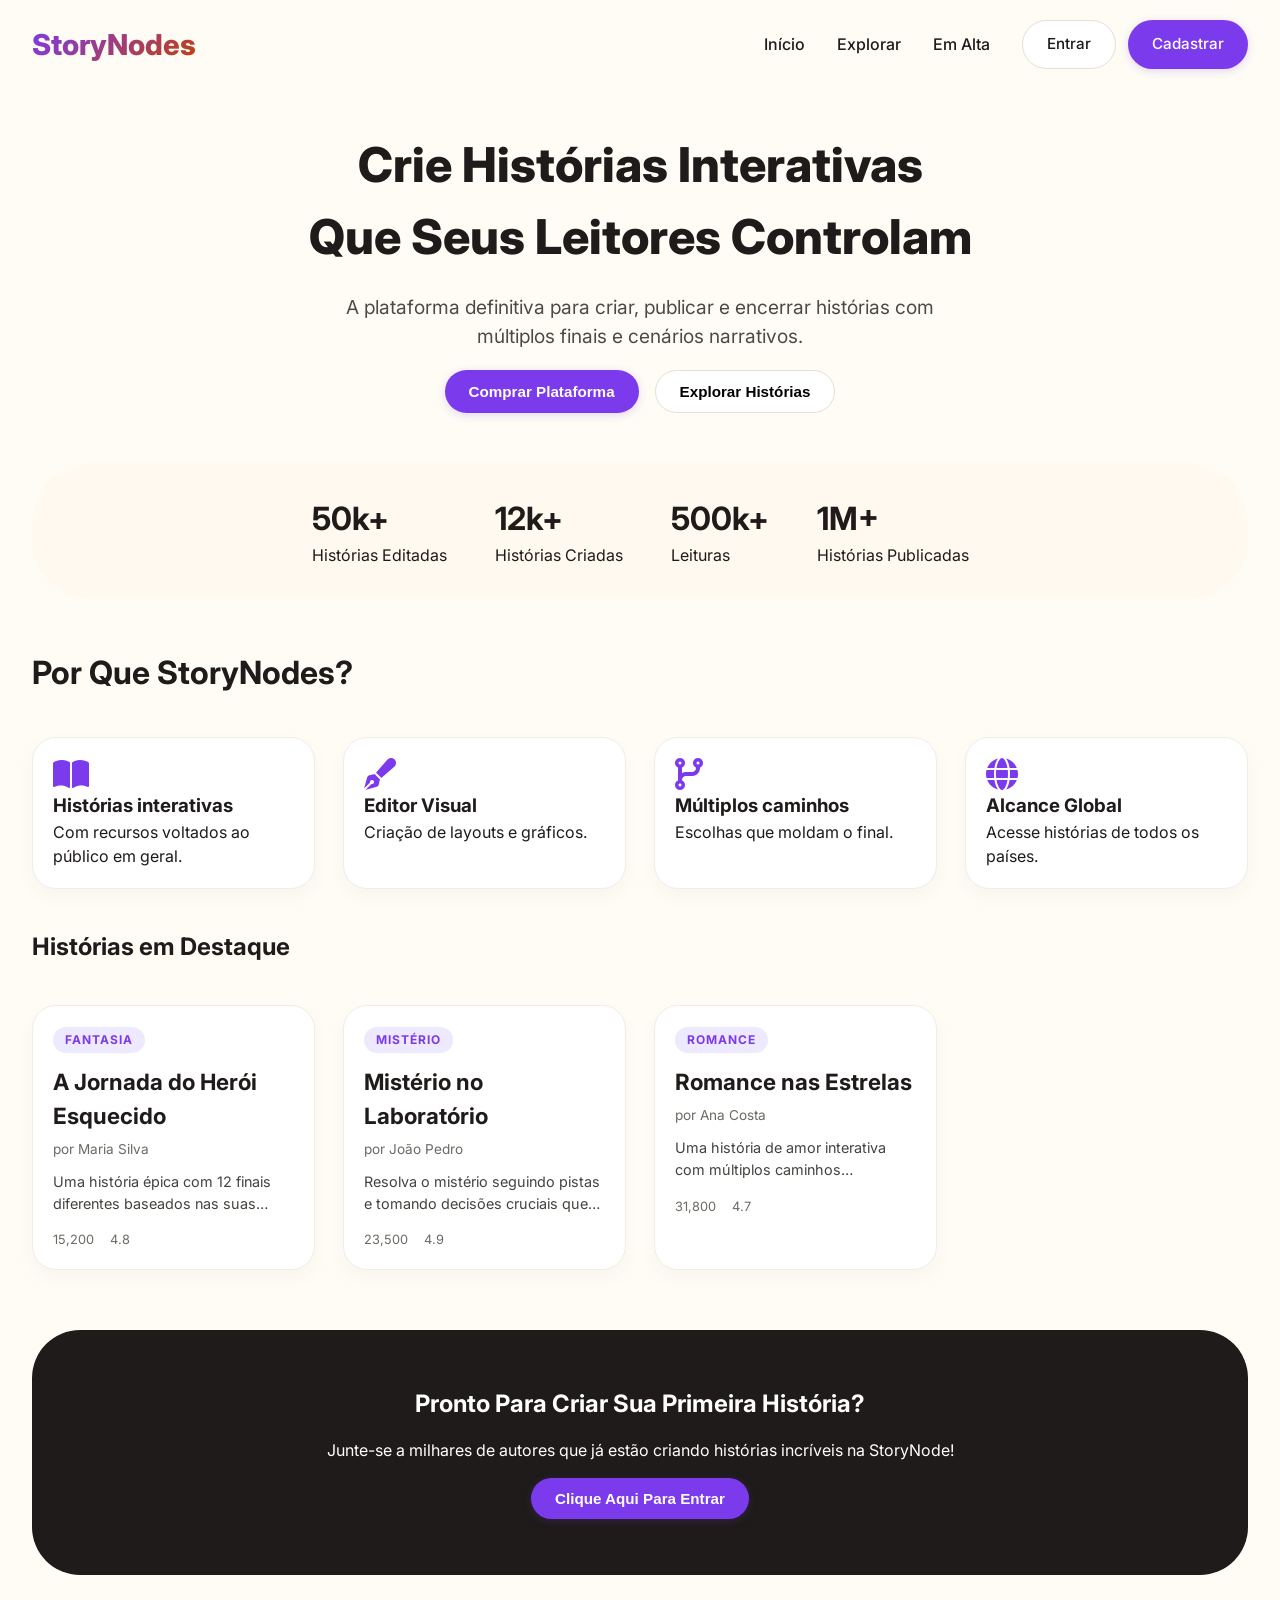
<file: index.html>
<!DOCTYPE html>
<html lang="pt-br">
<head>
    <meta charset="UTF-8">
    <meta name="viewport" content="width=device-width, initial-scale=1.0">
    <title>StoryNodes | Plataforma de Histórias Interativas</title>
    <!-- Font Awesome 6 (free) -->
    <link rel="stylesheet" href="https://cdnjs.cloudflare.com/ajax/libs/font-awesome/6.0.0-beta3/css/all.min.css">
    <!-- Google Fonts -->
    <link href="https://fonts.googleapis.com/css2?family=Inter:opsz,wght@14..32,300;14..32,400;14..32,500;14..32,600;14..32,700;14..32,800&display=swap" rel="stylesheet">
    <!-- CSS Principal -->
    <link rel="stylesheet" href="css/style.css">
</head>
<body>

<div id="app">
    <!-- navbar via JS -->
    <div id="navbar-container"></div>

    <!-- PÁGINAS -->
    <div id="home" class="page active-page"></div>
    <div id="explore" class="page"></div>
    <div id="trending" class="page"></div>
    <div id="login" class="page"></div>
    <div id="register" class="page"></div>
    <div id="dashboard" class="page"></div>
    <div id="adminDashboard" class="page"></div>

    <div id="footer-container"></div>
</div>

<!-- JavaScript Modular -->
<script src="js/data.js"></script>
<script src="js/pages.js"></script>
<script src="js/auth.js"></script>
<script src="js/components.js"></script>
<script src="js/main.js"></script>
<script src="js/notifications.js"></script>


</body>
</html>
</file>
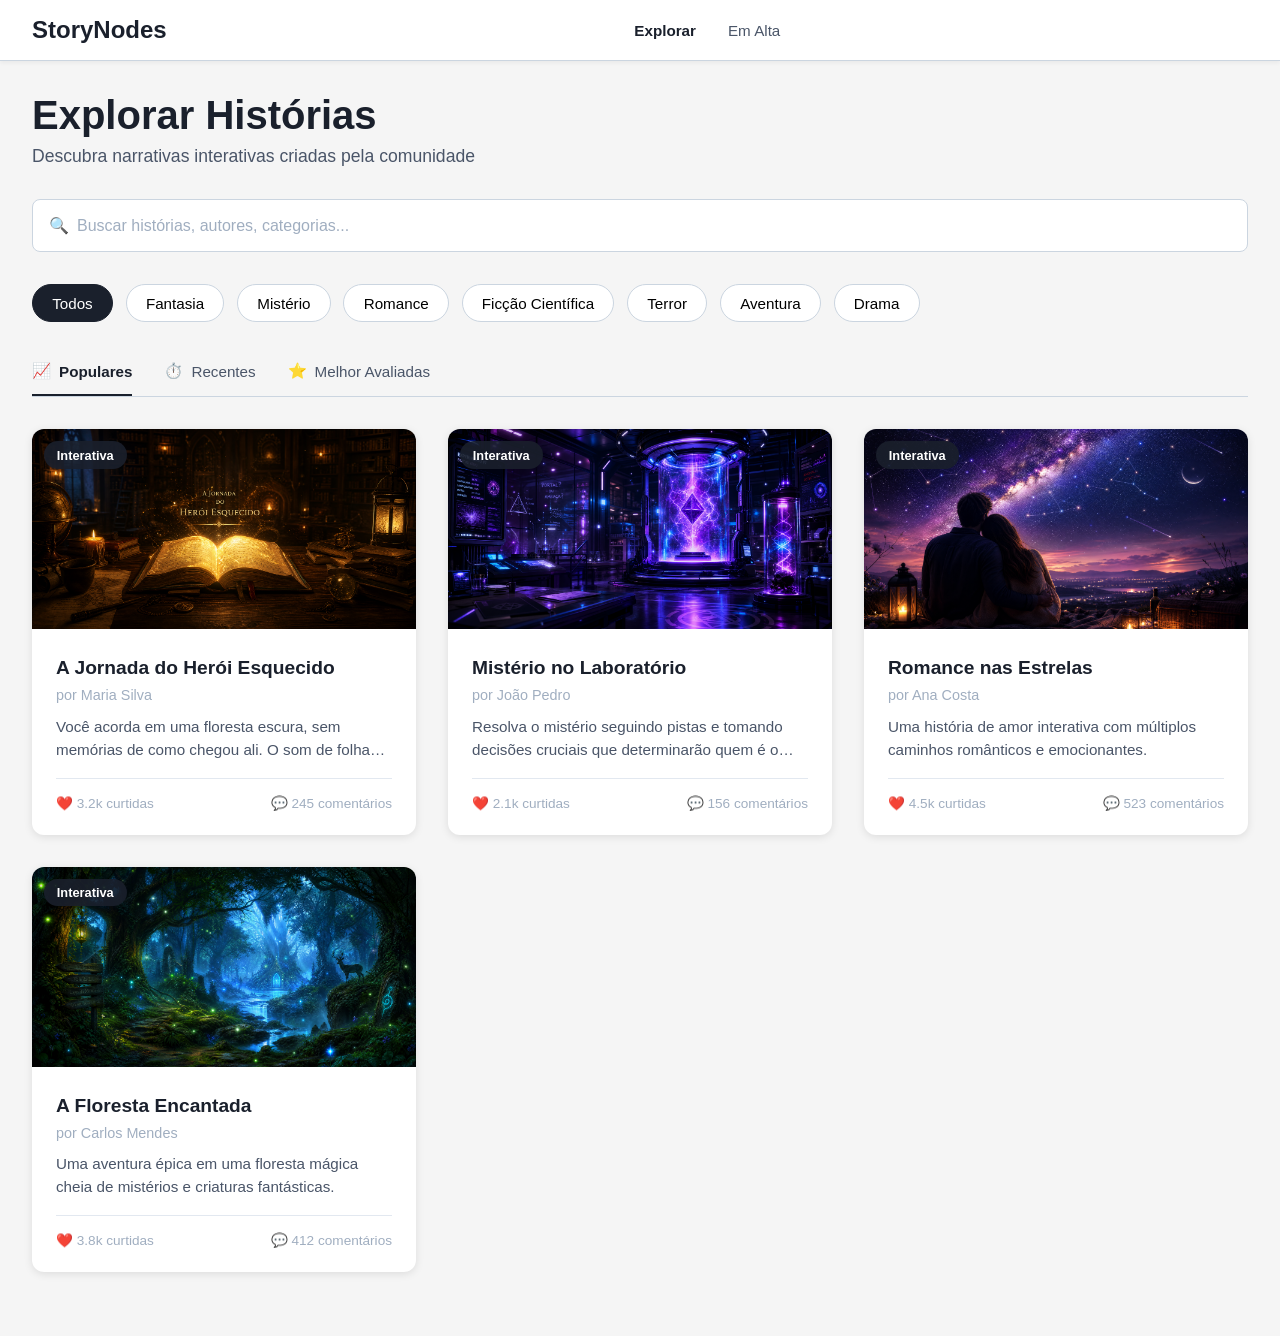
<file: STORY NODE VERSAO KAHIQUE/storyapp/index.html>
<!DOCTYPE html>
<html lang="pt-BR">
<head>
    <meta charset="UTF-8">
    <meta name="viewport" content="width=device-width, initial-scale=1.0">
    <title>StoryNodes - Plataforma de Histórias Interativas</title>
    <style>
        * {
            margin: 0;
            padding: 0;
            box-sizing: border-box;
        }

        body {
            font-family: -apple-system, BlinkMacSystemFont, 'Segoe UI', Roboto, Oxygen, Ubuntu, Cantarell, sans-serif;
            background-color: #f5f5f5;
            color: #333;
        }

        /* ==================== HEADER ==================== */
        header {
            background: white;
            border-bottom: 1px solid #cbd5e0;
            padding: 1rem 2rem;
            display: flex;
            justify-content: space-between;
            align-items: center;
            box-shadow: 0 2px 4px rgba(0, 0, 0, 0.05);
        }

        .logo {
            display: flex;
            align-items: center;
            gap: 0.5rem;
            font-size: 1.5rem;
            font-weight: bold;
            color: #1a202c;
        }

        .logo-icon {
            width: 32px;
            height: 32px;
            background: linear-gradient(135deg, #1a202c 0%, #2d3748 100%);
            border-radius: 6px;
            display: flex;
            align-items: center;
            justify-content: center;
            color: white;
            font-weight: bold;
        }

        nav {
            display: flex;
            gap: 2rem;
            align-items: center;
        }

        nav a {
            text-decoration: none;
            color: #4a5568;
            font-size: 0.95rem;
            transition: color 0.3s;
        }

        nav a:hover {
            color: #1a202c;
        }

        nav a.active {
            color: #1a202c;
            font-weight: 600;
        }

        .header-actions {
            display: flex;
            gap: 1rem;
            align-items: center;
        }

        .search-btn {
            background: none;
            border: none;
            cursor: pointer;
            font-size: 1.2rem;
            color: #4a5568;
        }

        .login-btn {
            background: none;
            border: none;
            color: #4a5568;
            cursor: pointer;
            font-size: 0.95rem;
        }

        .register-btn {
            background: #1a202c;
            color: white;
            border: none;
            padding: 0.6rem 1.5rem;
            border-radius: 6px;
            cursor: pointer;
            font-size: 0.95rem;
            font-weight: 600;
            transition: background 0.3s;
        }

        .register-btn:hover {
            background: #2d3748;
        }

        /* ==================== MAIN CONTENT ==================== */
        main {
            max-width: 1400px;
            margin: 0 auto;
            padding: 2rem;
        }

        .page {
            display: none;
        }

        .page.active {
            display: block;
        }

        /* ==================== EXPLORE PAGE ==================== */
        .explore-header {
            margin-bottom: 2rem;
        }

        .explore-header h1 {
            font-size: 2.5rem;
            margin-bottom: 0.5rem;
            color: #1a202c;
        }

        .explore-header p {
            font-size: 1.1rem;
            color: #4a5568;
        }

        .search-box {
            background: white;
            border: 1px solid #cbd5e0;
            border-radius: 8px;
            padding: 1rem;
            margin-bottom: 2rem;
            display: flex;
            align-items: center;
            gap: 0.5rem;
        }

        .search-box input {
            flex: 1;
            border: none;
            outline: none;
            font-size: 1rem;
        }

        .search-box input::placeholder {
            color: #a0aec0;
        }

        .categories {
            display: flex;
            gap: 0.8rem;
            margin-bottom: 2rem;
            overflow-x: auto;
            padding-bottom: 0.5rem;
        }

        .category-btn {
            background: white;
            border: 1px solid #cbd5e0;
            padding: 0.6rem 1.2rem;
            border-radius: 20px;
            cursor: pointer;
            white-space: nowrap;
            transition: all 0.3s;
            font-size: 0.95rem;
        }

        .category-btn:hover {
            border-color: #1a202c;
            color: #1a202c;
        }

        .category-btn.active {
            background: #1a202c;
            color: white;
            border-color: #1a202c;
        }

        .sort-tabs {
            display: flex;
            gap: 2rem;
            margin-bottom: 2rem;
            border-bottom: 1px solid #cbd5e0;
            padding-bottom: 1rem;
        }

        .sort-tab {
            background: none;
            border: none;
            cursor: pointer;
            color: #4a5568;
            font-size: 0.95rem;
            display: flex;
            align-items: center;
            gap: 0.5rem;
            transition: color 0.3s;
            position: relative;
        }

        .sort-tab:hover {
            color: #1a202c;
        }

        .sort-tab.active {
            color: #1a202c;
            font-weight: 600;
        }

        .sort-tab.active::after {
            content: '';
            position: absolute;
            bottom: -1rem;
            left: 0;
            right: 0;
            height: 2px;
            background: #1a202c;
        }

        .stories-grid {
            display: grid;
            grid-template-columns: repeat(auto-fill, minmax(320px, 1fr));
            gap: 2rem;
            margin-bottom: 2rem;
        }

        .story-card {
            background: white;
            border-radius: 12px;
            overflow: hidden;
            cursor: pointer;
            transition: transform 0.3s, box-shadow 0.3s;
            box-shadow: 0 2px 8px rgba(0, 0, 0, 0.1);
        }

        .story-card:hover {
            transform: translateY(-4px);
            box-shadow: 0 8px 16px rgba(0, 0, 0, 0.15);
        }

        .story-image {
            width: 100%;
            height: 200px;
            object-fit: cover;
            position: relative;
        }

        .story-badge {
            position: absolute;
            top: 12px;
            left: 12px;
            background: rgba(26, 32, 44, 0.9);
            color: white;
            padding: 0.4rem 0.8rem;
            border-radius: 20px;
            font-size: 0.8rem;
            font-weight: 600;
        }

        .story-content {
            padding: 1.5rem;
        }

        .story-title {
            font-size: 1.2rem;
            font-weight: 600;
            margin-bottom: 0.5rem;
            color: #1a202c;
        }

        .story-author {
            font-size: 0.9rem;
            color: #a0aec0;
            margin-bottom: 0.8rem;
        }

        .story-description {
            font-size: 0.95rem;
            color: #4a5568;
            line-height: 1.5;
            margin-bottom: 1rem;
            display: -webkit-box;
            -webkit-line-clamp: 2;
            -webkit-box-orient: vertical;
            overflow: hidden;
        }

        .story-stats {
            display: flex;
            justify-content: space-between;
            font-size: 0.85rem;
            color: #a0aec0;
            border-top: 1px solid #e2e8f0;
            padding-top: 1rem;
        }

        /* ==================== STORY DETAIL PAGE ==================== */
        .story-detail-container {
            max-width: 900px;
            margin: 0 auto;
        }

        .story-progress {
            margin-bottom: 2rem;
        }

        .progress-label {
            display: flex;
            justify-content: space-between;
            margin-bottom: 0.5rem;
            font-size: 0.9rem;
            color: #4a5568;
        }

        .progress-bar {
            width: 100%;
            height: 6px;
            background: #cbd5e0;
            border-radius: 3px;
            overflow: hidden;
        }

        .progress-fill {
            height: 100%;
            background: #1a202c;
            border-radius: 3px;
            transition: width 0.3s;
        }

        .story-text-box {
            background: white;
            border-radius: 12px;
            padding: 2rem;
            margin-bottom: 2rem;
            box-shadow: 0 2px 8px rgba(0, 0, 0, 0.1);
            line-height: 1.8;
            font-size: 1.05rem;
            color: #333;
        }

        .story-question {
            font-size: 1.1rem;
            font-weight: 600;
            color: #1a202c;
            margin-bottom: 1.5rem;
        }

        .choices {
            display: flex;
            flex-direction: column;
            gap: 1rem;
            margin-bottom: 2rem;
        }

        .choice-btn {
            background: white;
            border: 2px solid #cbd5e0;
            padding: 1.2rem;
            border-radius: 8px;
            cursor: pointer;
            text-align: left;
            transition: all 0.3s;
            font-size: 1rem;
            color: #333;
            display: flex;
            justify-content: space-between;
            align-items: center;
        }

        .choice-btn:hover {
            border-color: #1a202c;
            background: #f0f0f0;
        }

        .choice-btn::after {
            content: '→';
            color: #1a202c;
            font-size: 1.2rem;
            opacity: 0;
            transition: opacity 0.3s;
        }

        .choice-btn:hover::after {
            opacity: 1;
        }

        .story-actions {
            display: flex;
            gap: 2rem;
            justify-content: center;
            padding: 2rem;
            background: white;
            border-radius: 12px;
            margin-top: 2rem;
            margin-bottom: 2rem;
            box-shadow: 0 2px 8px rgba(0, 0, 0, 0.1);
        }

        .action-btn {
            display: flex;
            flex-direction: column;
            align-items: center;
            gap: 0.5rem;
            background: none;
            border: none;
            cursor: pointer;
            color: #a0aec0;
            transition: color 0.3s;
            font-size: 0.9rem;
        }

        .action-btn:hover {
            color: #1a202c;
        }

        .action-btn.liked {
            color: #e74c3c;
        }

        .action-icon {
            font-size: 1.5rem;
        }

        .action-count {
            font-size: 0.8rem;
        }

        /* ==================== COMMENTS SECTION ==================== */
        .comments-section {
            background: white;
            border-radius: 12px;
            padding: 2rem;
            margin-top: 1rem;
            box-shadow: 0 2px 8px rgba(0, 0, 0, 0.1);
        }

        .comments-title {
            font-size: 1.3rem;
            font-weight: 600;
            color: #1a202c;
            margin-bottom: 1.5rem;
            display: flex;
            align-items: center;
            gap: 0.5rem;
        }

        .add-comment {
            margin-bottom: 2rem;
        }

        .comment-input-wrapper {
            display: flex;
            gap: 1rem;
            align-items: flex-start;
        }

        .comment-avatar {
            width: 40px;
            height: 40px;
            background: linear-gradient(135deg, #1a202c 0%, #2d3748 100%);
            border-radius: 50%;
            display: flex;
            align-items: center;
            justify-content: center;
            color: white;
            font-weight: bold;
            flex-shrink: 0;
        }

        .comment-input-area {
            flex: 1;
        }

        .comment-input-area textarea {
            width: 100%;
            padding: 0.8rem;
            border: 1px solid #cbd5e0;
            border-radius: 8px;
            font-family: inherit;
            font-size: 0.95rem;
            resize: vertical;
            outline: none;
            transition: border-color 0.3s;
        }

        .comment-input-area textarea:focus {
            border-color: #1a202c;
        }

        .comment-input-area textarea::placeholder {
            color: #a0aec0;
        }

        .comment-submit {
            margin-top: 0.8rem;
            display: flex;
            justify-content: flex-end;
        }

        .submit-comment-btn {
            background: #1a202c;
            color: white;
            border: none;
            padding: 0.6rem 1.5rem;
            border-radius: 6px;
            cursor: pointer;
            font-size: 0.9rem;
            font-weight: 600;
            transition: background 0.3s;
        }

        .submit-comment-btn:hover {
            background: #2d3748;
        }

        .comments-list {
            max-height: 400px;
            overflow-y: auto;
        }

        .comment-item {
            display: flex;
            gap: 1rem;
            padding: 1rem 0;
            border-bottom: 1px solid #e2e8f0;
        }

        .comment-item:last-child {
            border-bottom: none;
        }

        .comment-avatar-small {
            width: 36px;
            height: 36px;
            background: #cbd5e0;
            border-radius: 50%;
            display: flex;
            align-items: center;
            justify-content: center;
            font-weight: bold;
            color: #4a5568;
            flex-shrink: 0;
        }

        .comment-content {
            flex: 1;
        }

        .comment-header {
            display: flex;
            align-items: baseline;
            gap: 0.8rem;
            margin-bottom: 0.3rem;
            flex-wrap: wrap;
        }

        .comment-author {
            font-weight: 600;
            color: #1a202c;
            font-size: 0.95rem;
        }

        .comment-date {
            font-size: 0.75rem;
            color: #a0aec0;
        }

        .comment-text {
            color: #4a5568;
            font-size: 0.9rem;
            line-height: 1.5;
            margin-bottom: 0.5rem;
        }

        .comment-actions {
            display: flex;
            gap: 1rem;
        }

        .comment-like {
            background: none;
            border: none;
            color: #a0aec0;
            font-size: 0.8rem;
            cursor: pointer;
            display: flex;
            align-items: center;
            gap: 0.3rem;
            transition: color 0.3s;
        }

        .comment-like:hover {
            color: #e74c3c;
        }

        .comment-like.liked {
            color: #e74c3c;
        }

        .comment-reply {
            background: none;
            border: none;
            color: #a0aec0;
            font-size: 0.8rem;
            cursor: pointer;
            transition: color 0.3s;
        }

        .comment-reply:hover {
            color: #1a202c;
        }

        .replies {
            margin-left: 3rem;
            margin-top: 0.8rem;
            padding-left: 1rem;
            border-left: 2px solid #e2e8f0;
        }

        .reply-item {
            display: flex;
            gap: 0.8rem;
            padding: 0.8rem 0;
            border-bottom: 1px solid #f0f0f0;
        }

        .reply-item:last-child {
            border-bottom: none;
        }

        .no-comments {
            text-align: center;
            color: #a0aec0;
            padding: 2rem;
        }

        /* ==================== BACK BUTTON ==================== */
        .back-btn {
            background: white;
            border: 1px solid #cbd5e0;
            padding: 0.6rem 1.2rem;
            border-radius: 6px;
            cursor: pointer;
            margin-bottom: 2rem;
            display: flex;
            align-items: center;
            gap: 0.5rem;
            color: #4a5568;
            font-size: 0.95rem;
            transition: all 0.3s;
        }

        .back-btn:hover {
            background: #f0f0f0;
            border-color: #1a202c;
            color: #1a202c;
        }

        /* ==================== RESPONSIVE ==================== */
        @media (max-width: 768px) {
            header {
                flex-direction: column;
                gap: 1rem;
            }

            nav {
                gap: 1rem;
            }

            main {
                padding: 1rem;
            }

            .explore-header h1 {
                font-size: 1.8rem;
            }

            .stories-grid {
                grid-template-columns: 1fr;
            }

            .story-actions {
                gap: 1rem;
            }

            .categories {
                gap: 0.5rem;
            }

            .category-btn {
                padding: 0.5rem 1rem;
                font-size: 0.85rem;
            }

            .comment-input-wrapper {
                flex-direction: column;
            }

            .replies {
                margin-left: 1rem;
            }
        }
    </style>
</head>
<body>
    <!-- ==================== HEADER ==================== -->
    <header>
        <div class="logo">
            <span>StoryNodes</span>
        </div>
        <nav>
            <a href="#" class="nav-link active" data-page="explore">Explorar</a>
            <a href="#" class="nav-link" data-page="explore">Em Alta</a>
        </nav>
        <div class="header-actions">
         
        </div>
    </header>

    <!-- ==================== MAIN CONTENT ==================== -->
    <main>
        <!-- ==================== EXPLORE PAGE ==================== -->
        <div id="explore" class="page active">
            <div class="explore-header">
                <h1>Explorar Histórias</h1>
                <p>Descubra narrativas interativas criadas pela comunidade</p>
            </div>

            <div class="search-box">
                <span>🔍</span>
                <input type="text" id="searchInput" placeholder="Buscar histórias, autores, categorias...">
            </div>

            <div class="categories">
                <button class="category-btn active" data-category="todos">Todos</button>
                <button class="category-btn" data-category="fantasia">Fantasia</button>
                <button class="category-btn" data-category="misterio">Mistério</button>
                <button class="category-btn" data-category="romance">Romance</button>
                <button class="category-btn" data-category="ficcao">Ficção Científica</button>
                <button class="category-btn" data-category="terror">Terror</button>
                <button class="category-btn" data-category="aventura">Aventura</button>
                <button class="category-btn" data-category="drama">Drama</button>
            </div>

            <div class="sort-tabs">
                <button class="sort-tab active" data-sort="populares">
                    <span>📈</span> Populares
                </button>
                <button class="sort-tab" data-sort="recentes">
                    <span>⏱️</span> Recentes
                </button>
                <button class="sort-tab" data-sort="avaliadas">
                    <span>⭐</span> Melhor Avaliadas
                </button>
            </div>

            <div class="stories-grid" id="storiesGrid">
                <!-- Stories will be inserted here by JavaScript -->
            </div>
        </div>

        <!-- ==================== STORY DETAIL PAGE ==================== -->
        <div id="story-detail" class="page">
            <button class="back-btn" onclick="goBack()">← Voltar</button>
            
            <div class="story-detail-container">
                <div class="story-progress">
                    <div class="progress-label">
                        <span>Progresso da sua jornada</span>
                        <span id="decisionsCount">0 decisões tomadas</span>
                    </div>
                    <div class="progress-bar">
                        <div class="progress-fill" id="progressFill" style="width: 0%"></div>
                    </div>
                </div>

                <div class="story-text-box">
                    <p id="storyText"></p>
                </div>

                <div class="story-question">
                    <p id="storyQuestion">O que você deseja fazer?</p>
                </div>

                <div class="choices" id="choicesContainer">
                    <!-- Choices will be inserted here by JavaScript -->
                </div>

                <div class="story-actions">
                    <button class="action-btn" id="likeBtn" onclick="toggleLike()">
                        <div class="action-icon">🤍</div>
                        <div class="action-count"><span id="likeCount">3.2k</span> curtidas</div>
                    </button>
                    <button class="action-btn" id="commentsBtn" onclick="scrollToComments()">
                        <div class="action-icon">💬</div>
                        <div class="action-count"><span id="commentCount">0</span> comentários</div>
                    </button>
                    <button class="action-btn" onclick="alert('Estatísticas - em breve!')">
                        <div class="action-icon">📊</div>
                        <div class="action-count">Ver estatísticas</div>
                    </button>
                </div>

                <!-- COMMENTS SECTION -->
                <div class="comments-section" id="commentsSection">
                    <div class="comments-title">
                        💬 Comentários
                    </div>
                    
                    <div class="add-comment">
                        <div class="comment-input-wrapper">
                            <div class="comment-avatar">👤</div>
                            <div class="comment-input-area">
                                <textarea id="commentInput" rows="3" placeholder="Deixe seu comentário..."></textarea>
                                <div class="comment-submit">
                                    <button class="submit-comment-btn" onclick="addComment()">Publicar comentário</button>
                                </div>
                            </div>
                        </div>
                    </div>

                    <div class="comments-list" id="commentsList">
                        <!-- Comments will be inserted here -->
                    </div>
                </div>
            </div>
        </div>
    </main>

    <!-- ==================== JAVASCRIPT ==================== -->
    <script>
        // ==================== DATA ==================== 
        const stories = [
            {
                id: 1,
                title: "A Jornada do Herói Esquecido",
                author: "Maria Silva",
                category: "fantasia",
                image: "img/historia1.jpg",
                description: "Você acorda em uma floresta escura, sem memórias de como chegou ali. O som de folhas sendo esmagadas ecoa atrás de você. À sua frente, um caminho iluminado por luzes misteriosas. O que você faz?",
                likes: 3200,
                comments: 245,
                content: "Você acorda em uma floresta escura, sem memórias de como chegou ali. O som de folhas sendo esmagadas ecoa atrás de você. À sua frente, um caminho iluminado por luzes misteriosas. O que você faz?",
                choices: [
                    { text: "Seguir as luzes misteriosas", next: 2 },
                    { text: "Investigar o som atrás de você", next: 3 },
                    { text: "Procurar por abrigo", next: 4 }
                ],
                nodes: {
                    1: {
                        text: "Você acorda em uma floresta escura, sem memórias de como chegou ali. O som de folhas sendo esmagadas ecoa atrás de você. À sua frente, um caminho iluminado por luzes misteriosas.",
                        question: "O que você deseja fazer?",
                        choices: [
                            { text: "Seguir as luzes misteriosas", next: 2 },
                            { text: "Investigar o som atrás de você", next: 3 },
                            { text: "Procurar por abrigo", next: 4 }
                        ]
                    },
                    2: {
                        text: "Você segue as luzes misteriosas e descobre um portal antigo. Símbolos brilham em suas paredes. Parece ser uma passagem para outro mundo.",
                        question: "O que você faz?",
                        choices: [
                            { text: "Entrar no portal", next: 5 },
                            { text: "Estudar os símbolos primeiro", next: 6 }
                        ]
                    },
                    3: {
                        text: "Você se vira e vê uma criatura luminosa. Ela não parece agressiva, apenas curiosa. Seus olhos brilham com inteligência.",
                        question: "Como você reage?",
                        choices: [
                            { text: "Aproximar-se lentamente", next: 7 },
                            { text: "Correr para a floresta", next: 8 }
                        ]
                    },
                    4: {
                        text: "Você encontra uma cabana antiga entre as árvores. Fumaça sai de sua chaminé. Alguém está dentro.",
                        question: "O que você faz?",
                        choices: [
                            { text: "Bater na porta", next: 9 },
                            { text: "Espreitar pela janela", next: 10 }
                        ]
                    },
                    5: {
                        text: "Você entra no portal e é transportado para um reino mágico. Cidades flutuantes e criaturas fantásticas cercam você. Você finalmente encontrou seu verdadeiro lar.",
                        question: "Fim da história - Parabéns!",
                        choices: []
                    },
                    6: {
                        text: "Ao estudar os símbolos, você descobre que são um mapa. Ele leva a um tesouro antigo escondido na floresta.",
                        question: "O que você faz?",
                        choices: [
                            { text: "Seguir o mapa", next: 11 },
                            { text: "Voltar para casa", next: 12 }
                        ]
                    },
                    7: {
                        text: "A criatura se aproxima e toca sua testa. Você tem uma visão de seu passado esquecido. Você era um guardião deste mundo!",
                        question: "Você aceita seu destino?",
                        choices: [
                            { text: "Sim, abraçar meu destino", next: 13 },
                            { text: "Não, quero minha vida antiga", next: 14 }
                        ]
                    },
                    8: {
                        text: "Você corre pela floresta, mas a criatura o segue. Eventualmente, você se vê preso em um penhasco. A criatura se aproxima lentamente.",
                        question: "O que você faz?",
                        choices: [
                            { text: "Pular do penhasco", next: 15 },
                            { text: "Enfrentar a criatura", next: 16 }
                        ]
                    },
                    9: {
                        text: "Uma mulher idosa abre a porta. Seus olhos parecem conhecê-lo. 'Finalmente você voltou', ela diz com um sorriso.",
                        question: "O que você responde?",
                        choices: [
                            { text: "Quem você é?", next: 17 },
                            { text: "Eu não te conheço", next: 18 }
                        ]
                    },
                    10: {
                        text: "Pela janela, você vê uma mulher idosa preparando chá. Ela parece estar esperando alguém. Há fotos antigas na parede que parecem ser suas.",
                        question: "O que você faz?",
                        choices: [
                            { text: "Bater na porta", next: 9 },
                            { text: "Continuar observando", next: 19 }
                        ]
                    },
                    11: {
                        text: "Você segue o mapa e encontra um baú antigo cheio de ouro e joias. Você é agora rico e pode viver confortavelmente.",
                        question: "Fim da história - Riqueza encontrada!",
                        choices: []
                    },
                    12: {
                        text: "Você volta para casa, mas nunca consegue esquecer da floresta. Às noites, você sonha com o portal e o tesouro perdido.",
                        question: "Fim da história - Vida comum",
                        choices: []
                    },
                    13: {
                        text: "Você abraça seu destino como guardião. A criatura revela que você tem poderes mágicos. Você salva o reino de uma ameaça antiga.",
                        question: "Fim da história - Herói Verdadeiro!",
                        choices: []
                    },
                    14: {
                        text: "Você rejeita seu destino e a criatura desaparece. Você encontra o caminho de volta para casa, mas sente que perdeu algo importante.",
                        question: "Fim da história - Escolha Perdida",
                        choices: []
                    },
                    15: {
                        text: "Você pula do penhasco e cai em um rio abaixo. A água mágica o cura e você sobrevive. Você descobre uma civilização subterrânea.",
                        question: "Fim da história - Novo Mundo Descoberto!",
                        choices: []
                    },
                    16: {
                        text: "Você enfrenta a criatura com coragem. Ela revela ser um protetor, não um inimigo. Juntos, vocês derrotam uma ameaça maior.",
                        question: "Fim da história - Aliança Formada!",
                        choices: []
                    },
                    17: {
                        text: "A mulher explica que é sua avó. Você foi perdido na floresta há muitos anos. Ela nunca perdeu a esperança de encontrá-lo.",
                        question: "Fim da história - Família Reunida!",
                        choices: []
                    },
                    18: {
                        text: "A mulher fica triste e fecha a porta. Você continua vagando pela floresta, sempre se perguntando quem ela era.",
                        question: "Fim da história - Oportunidade Perdida",
                        choices: []
                    },
                    19: {
                        text: "A mulher finalmente sai e o vê. Ela corre em sua direção com lágrimas nos olhos. 'Meu filho, você voltou!'",
                        question: "Fim da história - Reencontro Emocional!",
                        choices: []
                    }
                }
            },
            {
                id: 2,
                title: "Mistério no Laboratório",
                author: "João Pedro",
                category: "misterio",
                image: "img/historia2.jpg",
                description: "Resolva o mistério seguindo pistas e tomando decisões cruciais que determinarão quem é o culpado.",
                likes: 2100,
                comments: 156,
                content: "Você é um detetive chamado para investigar um roubo em um laboratório de pesquisa avançada. Três suspeitos estão na sala.",
                choices: [
                    { text: "Interrogar o assistente de pesquisa", next: 2 },
                    { text: "Examinar a cena do crime", next: 3 },
                    { text: "Revistar os pertences dos suspeitos", next: 4 }
                ],
                nodes: {
                    1: {
                        text: "Você é um detetive chamado para investigar um roubo em um laboratório de pesquisa avançada. Três suspeitos estão na sala: Dr. Silva, a assistente Maria e o segurança João.",
                        question: "Por onde você começa?",
                        choices: [
                            { text: "Interrogar o assistente de pesquisa", next: 2 },
                            { text: "Examinar a cena do crime", next: 3 },
                            { text: "Revistar os pertences dos suspeitos", next: 4 }
                        ]
                    },
                    2: {
                        text: "O assistente de pesquisa nega qualquer envolvimento. Ele parece nervoso, mas suas respostas são consistentes.",
                        question: "O que você faz?",
                        choices: [
                            { text: "Interrogar o Dr. Silva", next: 5 },
                            { text: "Interrogar o segurança", next: 6 }
                        ]
                    },
                    3: {
                        text: "Você encontra pegadas de sapato próximas à janela aberta. Elas combinam com o tamanho do pé do segurança.",
                        question: "O que você conclui?",
                        choices: [
                            { text: "O segurança é o culpado", next: 7 },
                            { text: "Investigar mais antes de acusar", next: 8 }
                        ]
                    },
                    4: {
                        text: "Você revista os pertences e encontra uma chave de laboratório no bolso de Maria. Ela não deveria ter acesso.",
                        question: "O que você faz?",
                        choices: [
                            { text: "Acusar Maria imediatamente", next: 9 },
                            { text: "Questionar Maria sobre a chave", next: 10 }
                        ]
                    },
                    5: {
                        text: "O Dr. Silva confessa que o roubo foi um seguro contra fraude. Ele planejou tudo para recuperar fundos perdidos.",
                        question: "Fim da história - Caso Resolvido!",
                        choices: []
                    },
                    6: {
                        text: "O segurança revela que viu Maria saindo pela janela na noite do roubo. Ele não denunciou porque tinha medo.",
                        question: "Fim da história - Culpada Identificada!",
                        choices: []
                    },
                    7: {
                        text: "Você acusa o segurança, mas depois descobre que ele é inocente. O verdadeiro culpado era o Dr. Silva. Você cometeu um erro.",
                        question: "Fim da história - Erro Investigativo",
                        choices: []
                    },
                    8: {
                        text: "Você continua investigando e descobre que as pegadas foram plantadas. O verdadeiro culpado é o Dr. Silva.",
                        question: "Fim da história - Investigação Completa!",
                        choices: []
                    },
                    9: {
                        text: "Maria confessa que roubou a pesquisa por encomenda de uma empresa concorrente. Caso resolvido!",
                        question: "Fim da história - Espionagem Industrial!",
                        choices: []
                    },
                    10: {
                        text: "Maria explica que encontrou a chave no chão. Ela estava assustada e não sabia o que fazer. O verdadeiro culpado ainda está solto.",
                        question: "Fim da história - Investigação Continua",
                        choices: []
                    }
                }
            },
            {
                id: 3,
                title: "Romance nas Estrelas",
                author: "Ana Costa",
                category: "romance",
                image: "img/historia3.jpg",
                description: "Uma história de amor interativa com múltiplos caminhos românticos e emocionantes.",
                likes: 4500,
                comments: 523,
                content: "Você encontra uma pessoa misteriosa observando as estrelas em um observatório abandonado.",
                choices: [
                    { text: "Aproximar-se e iniciar uma conversa", next: 2 },
                    { text: "Observar de longe", next: 3 },
                    { text: "Sair discretamente", next: 4 }
                ],
                nodes: {
                    1: {
                        text: "Você encontra uma pessoa misteriosa observando as estrelas em um observatório abandonado. A luz das estrelas ilumina seu rosto de forma mágica.",
                        question: "O que você faz?",
                        choices: [
                            { text: "Aproximar-se e iniciar uma conversa", next: 2 },
                            { text: "Observar de longe", next: 3 },
                            { text: "Sair discretamente", next: 4 }
                        ]
                    },
                    2: {
                        text: "A pessoa se vira e sorri. 'Você também gosta de estrelas?' Vocês começam uma conversa profunda sobre sonhos e desejos.",
                        question: "O que você diz?",
                        choices: [
                            { text: "Contar seus sonhos mais profundos", next: 5 },
                            { text: "Fazer uma piada para quebrar o gelo", next: 6 }
                        ]
                    },
                    3: {
                        text: "Você observa de longe, mas a pessoa sente sua presença. Ela se vira e o convida para se aproximar.",
                        question: "O que você faz?",
                        choices: [
                            { text: "Aproximar-se", next: 2 },
                            { text: "Sair correndo", next: 4 }
                        ]
                    },
                    4: {
                        text: "Você sai discretamente, mas não consegue parar de pensar naquela pessoa. Você nunca saberá o que poderia ter sido.",
                        question: "Fim da história - Oportunidade Perdida",
                        choices: []
                    },
                    5: {
                        text: "A pessoa fica emocionada com sua sinceridade. Vocês compartilham um momento mágico sob as estrelas. Um romance nasce.",
                        question: "Fim da história - Amor Verdadeiro!",
                        choices: []
                    },
                    6: {
                        text: "A pessoa ri com sua piada. Vocês passam a noite conversando e rindo. É o começo de uma grande amizade.",
                        question: "Fim da história - Amizade Especial",
                        choices: []
                    }
                }
            },
            {
                id: 4,
                title: "A Floresta Encantada",
                author: "Carlos Mendes",
                category: "aventura",
                image: "img/historia4.jpg",
                description: "Uma aventura épica em uma floresta mágica cheia de mistérios e criaturas fantásticas.",
                likes: 3800,
                comments: 412,
                content: "Você entra em uma floresta encantada onde a magia é real e os perigos são reais.",
                choices: [
                    { text: "Seguir um caminho de luzes", next: 2 },
                    { text: "Explorar a floresta livremente", next: 3 },
                    { text: "Construir um acampamento", next: 4 }
                ],
                nodes: {
                    1: {
                        text: "Você entra em uma floresta encantada onde a magia é real e os perigos são reais. Você pode ver luzes mágicas flutuando entre as árvores.",
                        question: "O que você faz?",
                        choices: [
                            { text: "Seguir um caminho de luzes", next: 2 },
                            { text: "Explorar a floresta livremente", next: 3 },
                            { text: "Construir um acampamento", next: 4 }
                        ]
                    },
                    2: {
                        text: "Você segue as luzes e chega a um reino mágico escondido. Elfos e criaturas fantásticas o recebem como um herói.",
                        question: "Fim da história - Reino Descoberto!",
                        choices: []
                    },
                    3: {
                        text: "Você explora livremente e encontra um dragão amigável. Ele oferece ajuda em sua jornada.",
                        question: "Fim da história - Aliado Poderoso!",
                        choices: []
                    },
                    4: {
                        text: "Você constrói um acampamento seguro. Criaturas da floresta o respeitam e o deixam em paz.",
                        question: "Fim da história - Paz Encontrada",
                        choices: []
                    }
                }
            }
        ];

        // ==================== COMMENTS DATA ====================
        let storyComments = {
            1: [
                {
                    id: 1,
                    author: "LeitorViajante",
                    text: "Que história incrível! Amei a ambientação da floresta mágica! 🌟",
                    date: "2024-01-15T10:30:00",
                    likes: 24,
                    liked: false,
                    replies: [
                        {
                            id: 101,
                            author: "Maria Silva",
                            text: "Fico feliz que tenha gostado! Essa foi minha primeira história interativa 😊",
                            date: "2024-01-15T11:45:00",
                            likes: 12,
                            liked: false
                        },
                        {
                            id: 102,
                            author: "FantasyLover",
                            text: "Concordo! As escolhas são muito bem pensadas",
                            date: "2024-01-15T14:20:00",
                            likes: 8,
                            liked: false
                        }
                    ]
                },
                {
                    id: 2,
                    author: "BookWorm23",
                    text: "Escolhi entrar no portal e foi a melhor decisão! Recomendo demais essa jornada.",
                    date: "2024-01-14T18:15:00",
                    likes: 42,
                    liked: false,
                    replies: []
                },
                {
                    id: 3,
                    author: "MysteryHunter",
                    text: "A história tem um ótimo desenvolvimento de personagem. Parabéns ao autor! 👏",
                    date: "2024-01-13T09:00:00",
                    likes: 18,
                    liked: false,
                    replies: []
                }
            ],
            2: [
                {
                    id: 1,
                    author: "DetectiveFan",
                    text: "Adorei resolver o mistério! Fiquei surpreso com o final.",
                    date: "2024-01-16T20:00:00",
                    likes: 15,
                    liked: false,
                    replies: []
                },
                {
                    id: 2,
                    author: "CrimeSolver",
                    text: "Muito bem escrito! As pistas estão todas lá, é só prestar atenção.",
                    date: "2024-01-15T16:30:00",
                    likes: 9,
                    liked: false,
                    replies: []
                }
            ],
            3: [
                {
                    id: 1,
                    author: "RomanticSoul",
                    text: "Que história linda! Me emocionei com o final verdadeiro 💕",
                    date: "2024-01-17T12:00:00",
                    likes: 56,
                    liked: false,
                    replies: [
                        {
                            id: 101,
                            author: "StarGazer",
                            text: "Também me emocionei! O encontro no observatório foi mágico ✨",
                            date: "2024-01-17T13:15:00",
                            likes: 23,
                            liked: false
                        }
                    ]
                }
            ],
            4: [
                {
                    id: 1,
                    author: "AdventureSeeker",
                    text: "A Floresta Encantada é meu tipo favorito de aventura! Quero mais!",
                    date: "2024-01-16T22:00:00",
                    likes: 31,
                    liked: false,
                    replies: []
                }
            ]
        };

        let currentStory = null;
        let currentNode = 1;
        let decisions = 0;
        let liked = false;

        // ==================== INITIALIZATION ==================== 
        function init() {
            renderStories();
            setupEventListeners();
        }

        // ==================== RENDER STORIES ==================== 
        function renderStories() {
            const grid = document.getElementById('storiesGrid');
            grid.innerHTML = '';

            stories.forEach(story => {
                const card = document.createElement('div');
                card.className = 'story-card';
                card.onclick = () => openStory(story.id);

                card.innerHTML = `
                    <div style="position: relative;">
                        <img src="${story.image}" alt="${story.title}" class="story-image">
                        <div class="story-badge">Interativa</div>
                    </div>
                    <div class="story-content">
                        <div class="story-title">${story.title}</div>
                        <div class="story-author">por ${story.author}</div>
                        <div class="story-description">${story.description}</div>
                        <div class="story-stats">
                            <span>❤️ ${(story.likes / 1000).toFixed(1)}k curtidas</span>
                            <span>💬 ${story.comments} comentários</span>
                        </div>
                    </div>
                `;

                grid.appendChild(card);
            });
        }

        // ==================== OPEN STORY ==================== 
        function openStory(storyId) {
            currentStory = stories.find(s => s.id === storyId);
            currentNode = 1;
            decisions = 0;
            liked = false;

            document.getElementById('explore').classList.remove('active');
            document.getElementById('story-detail').classList.add('active');

            renderStoryNode();
            renderComments();
            updateCommentCount();
        }

        // ==================== RENDER STORY NODE ==================== 
        function renderStoryNode() {
            const node = currentStory.nodes[currentNode];
            const totalNodes = Object.keys(currentStory.nodes).length;
            const progress = (currentNode / totalNodes) * 100;

            document.getElementById('storyText').textContent = node.text;
            document.getElementById('storyQuestion').textContent = node.question;
            document.getElementById('progressFill').style.width = progress + '%';
            document.getElementById('decisionsCount').textContent = decisions + ' decisões tomadas';
            document.getElementById('likeCount').textContent = (currentStory.likes / 1000).toFixed(1) + 'k';

            const choicesContainer = document.getElementById('choicesContainer');
            choicesContainer.innerHTML = '';

            if (node.choices.length === 0) {
                const endMessage = document.createElement('div');
                endMessage.style.textAlign = 'center';
                endMessage.style.padding = '2rem';
                endMessage.innerHTML = `
                    <p style="font-size: 1.2rem; color: #1a202c; margin-bottom: 1rem;">✨ ${node.question}</p>
                    <button class="back-btn" onclick="goBack()" style="margin: 0 auto; display: block;">Voltar para Explorar</button>
                `;
                choicesContainer.appendChild(endMessage);
            } else {
                node.choices.forEach(choice => {
                    const btn = document.createElement('button');
                    btn.className = 'choice-btn';
                    btn.textContent = choice.text;
                    btn.onclick = () => makeChoice(choice.next);
                    choicesContainer.appendChild(btn);
                });
            }
        }

        // ==================== MAKE CHOICE ==================== 
        function makeChoice(nextNode) {
            currentNode = nextNode;
            decisions++;
            renderStoryNode();
        }

        // ==================== GO BACK ==================== 
        function goBack() {
            document.getElementById('story-detail').classList.remove('active');
            document.getElementById('explore').classList.add('active');
            currentStory = null;
            currentNode = 1;
            decisions = 0;
        }

        // ==================== TOGGLE LIKE ==================== 
        function toggleLike() {
            const btn = document.getElementById('likeBtn');
            liked = !liked;

            if (liked) {
                btn.classList.add('liked');
                btn.innerHTML = `
                    <div class="action-icon">❤️</div>
                    <div class="action-count"><span id="likeCount">${(currentStory.likes / 1000).toFixed(1)}k</span> curtidas</div>
                `;
            } else {
                btn.classList.remove('liked');
                btn.innerHTML = `
                    <div class="action-icon">🤍</div>
                    <div class="action-count"><span id="likeCount">${(currentStory.likes / 1000).toFixed(1)}k</span> curtidas</div>
                `;
            }
        }

        // ==================== COMMENTS FUNCTIONS ====================
        function renderComments() {
            if (!currentStory) return;
            
            const commentsList = document.getElementById('commentsList');
            const comments = storyComments[currentStory.id] || [];
            
            if (comments.length === 0) {
                commentsList.innerHTML = '<div class="no-comments">Nenhum comentário ainda. Seja o primeiro a comentar!</div>';
                return;
            }
            
            commentsList.innerHTML = '';
            
            comments.forEach(comment => {
                const commentElement = createCommentElement(comment);
                commentsList.appendChild(commentElement);
            });
        }
        
        function createCommentElement(comment, isReply = false) {
            const div = document.createElement('div');
            div.className = isReply ? 'reply-item' : 'comment-item';
            
            const date = new Date(comment.date);
            const formattedDate = date.toLocaleDateString('pt-BR') + ' às ' + date.toLocaleTimeString('pt-BR', { hour: '2-digit', minute: '2-digit' });
            
            div.innerHTML = `
                <div class="comment-avatar-small">${comment.author.charAt(0).toUpperCase()}</div>
                <div class="comment-content">
                    <div class="comment-header">
                        <span class="comment-author">${comment.author}</span>
                        <span class="comment-date">${formattedDate}</span>
                    </div>
                    <div class="comment-text">${escapeHtml(comment.text)}</div>
                    <div class="comment-actions">
                        <button class="comment-like ${comment.liked ? 'liked' : ''}" onclick="toggleCommentLike(${comment.id})">
                            ❤️ <span>${comment.likes}</span>
                        </button>
                        ${!isReply ? `<button class="comment-reply" onclick="showReplyInput(${comment.id})">💬 Responder</button>` : ''}
                    </div>
                    <div id="reply-input-${comment.id}" style="display: none; margin-top: 0.8rem;">
                        <textarea id="reply-text-${comment.id}" rows="2" style="width: 100%; padding: 0.5rem; border: 1px solid #cbd5e0; border-radius: 6px; font-family: inherit; font-size: 0.85rem;" placeholder="Escreva sua resposta..."></textarea>
                        <div style="margin-top: 0.5rem; display: flex; gap: 0.5rem; justify-content: flex-end;">
                            <button class="submit-comment-btn" style="padding: 0.3rem 1rem; font-size: 0.8rem;" onclick="addReply(${comment.id})">Responder</button>
                            <button class="back-btn" style="padding: 0.3rem 1rem; font-size: 0.8rem;" onclick="hideReplyInput(${comment.id})">Cancelar</button>
                        </div>
                    </div>
                </div>
            `;
            
            // Add replies
            if (comment.replies && comment.replies.length > 0 && !isReply) {
                const repliesDiv = document.createElement('div');
                repliesDiv.className = 'replies';
                comment.replies.forEach(reply => {
                    repliesDiv.appendChild(createCommentElement(reply, true));
                });
                div.appendChild(repliesDiv);
            }
            
            return div;
        }
        
        function addComment() {
            const input = document.getElementById('commentInput');
            const text = input.value.trim();
            
            if (!text) {
                alert('Por favor, digite um comentário.');
                return;
            }
            
            if (!storyComments[currentStory.id]) {
                storyComments[currentStory.id] = [];
            }
            
            const newComment = {
                id: Date.now(),
                author: "Você",
                text: text,
                date: new Date().toISOString(),
                likes: 0,
                liked: false,
                replies: []
            };
            
            storyComments[currentStory.id].unshift(newComment);
            input.value = '';
            renderComments();
            updateCommentCount();
        }
        
        function addReply(commentId) {
            const replyText = document.getElementById(`reply-text-${commentId}`).value.trim();
            
            if (!replyText) {
                alert('Por favor, digite uma resposta.');
                return;
            }
            
            const comments = storyComments[currentStory.id];
            let targetComment = null;
            
            function findComment(commentList) {
                for (let comment of commentList) {
                    if (comment.id === commentId) {
                        targetComment = comment;
                        return true;
                    }
                    if (comment.replies && findComment(comment.replies)) {
                        return true;
                    }
                }
                return false;
            }
            
            findComment(comments);
            
            if (targetComment) {
                const newReply = {
                    id: Date.now(),
                    author: "Você",
                    text: replyText,
                    date: new Date().toISOString(),
                    likes: 0,
                    liked: false
                };
                
                if (!targetComment.replies) targetComment.replies = [];
                targetComment.replies.push(newReply);
                
                hideReplyInput(commentId);
                renderComments();
                updateCommentCount();
            }
        }
        
        function toggleCommentLike(commentId) {
            const comments = storyComments[currentStory.id];
            
            function findAndToggle(commentList) {
                for (let comment of commentList) {
                    if (comment.id === commentId) {
                        if (comment.liked) {
                            comment.likes--;
                            comment.liked = false;
                        } else {
                            comment.likes++;
                            comment.liked = true;
                        }
                        return true;
                    }
                    if (comment.replies && findAndToggle(comment.replies)) {
                        return true;
                    }
                }
                return false;
            }
            
            findAndToggle(comments);
            renderComments();
        }
        
        function showReplyInput(commentId) {
            const inputDiv = document.getElementById(`reply-input-${commentId}`);
            if (inputDiv) {
                inputDiv.style.display = 'block';
            }
        }
        
        function hideReplyInput(commentId) {
            const inputDiv = document.getElementById(`reply-input-${commentId}`);
            if (inputDiv) {
                inputDiv.style.display = 'none';
                const textarea = document.getElementById(`reply-text-${commentId}`);
                if (textarea) textarea.value = '';
            }
        }
        
        function updateCommentCount() {
            const comments = storyComments[currentStory?.id] || [];
            let totalComments = comments.length;
            
            comments.forEach(comment => {
                if (comment.replies) {
                    totalComments += comment.replies.length;
                }
            });
            
            const commentCountSpan = document.getElementById('commentCount');
            if (commentCountSpan) {
                commentCountSpan.textContent = totalComments;
            }
        }
        
        function scrollToComments() {
            const commentsSection = document.getElementById('commentsSection');
            if (commentsSection) {
                commentsSection.scrollIntoView({ behavior: 'smooth', block: 'start' });
            }
        }
        
        function escapeHtml(text) {
            const div = document.createElement('div');
            div.textContent = text;
            return div.innerHTML;
        }

        // ==================== EVENT LISTENERS ==================== 
        function setupEventListeners() {
            document.querySelectorAll('.category-btn').forEach(btn => {
                btn.addEventListener('click', function() {
                    document.querySelectorAll('.category-btn').forEach(b => b.classList.remove('active'));
                    this.classList.add('active');
                });
            });

            document.querySelectorAll('.sort-tab').forEach(btn => {
                btn.addEventListener('click', function() {
                    document.querySelectorAll('.sort-tab').forEach(b => b.classList.remove('active'));
                    this.classList.add('active');
                });
            });

            document.querySelectorAll('.nav-link').forEach(link => {
                link.addEventListener('click', function(e) {
                    e.preventDefault();
                    document.querySelectorAll('.nav-link').forEach(l => l.classList.remove('active'));
                    this.classList.add('active');
                });
            });
        }

        // Initialize on page load
        window.addEventListener('DOMContentLoaded', init);
    </script>
</body>
</html>
</file>
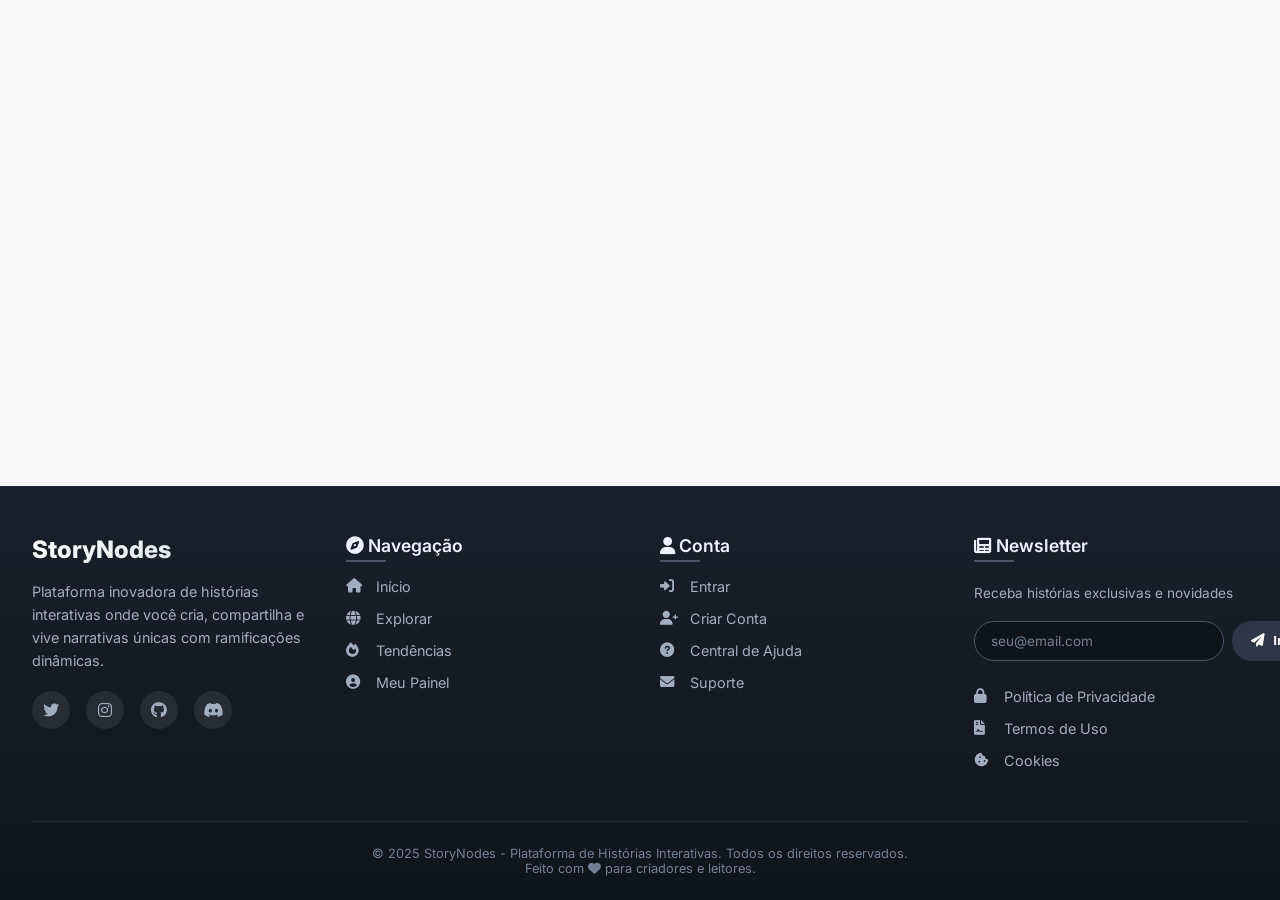
<file: STORY NODE VERSAO KAHIQUE/rodape.html>
<!DOCTYPE html>
<html lang="pt-br">
<head>
    <meta charset="UTF-8">
    <meta name="viewport" content="width=device-width, initial-scale=1.0">
    <title>Rodapé StoryNodes - Cores Integradas</title>
    <!-- Font Awesome 6 (free) -->
    <link rel="stylesheet" href="https://cdnjs.cloudflare.com/ajax/libs/font-awesome/6.0.0-beta3/css/all.min.css">
    <!-- Google Fonts -->
    <link href="https://fonts.googleapis.com/css2?family=Inter:opsz,wght@14..32,300;14..32,400;14..32,500;14..32,600;14..32,700;14..32,800&display=swap" rel="stylesheet">
    
    <style>
        * {
            margin: 0;
            padding: 0;
            box-sizing: border-box;
        }

        body {
            font-family: 'Inter', sans-serif;
            background: #f9f9f9; /* Fundo consistente com o site */
            min-height: 100vh;
            display: flex;
            flex-direction: column;
            justify-content: flex-end;
        }

        /* ==================== RODAPÉ INTEGRADO COM O CSS PRINCIPAL ==================== */
        .professional-footer {
            /* Usando as cores principais do seu site: #1a202c e #2d3748 */
            background: linear-gradient(180deg, #1a202c 0%, #0f141c 100%);
            border-top: 1px solid rgba(255, 255, 255, 0.08);
            position: relative;
            width: 100%;
            margin-top: auto;
        }

        .footer-container {
            max-width: 1400px;
            margin: 0 auto;
            padding: 3rem 2rem 1.5rem;
        }

        .footer-grid {
            display: grid;
            grid-template-columns: repeat(auto-fit, minmax(250px, 1fr));
            gap: 2.5rem;
            margin-bottom: 2.5rem;
        }

        .footer-col h3 {
            font-size: 1.5rem;
            font-weight: 800;
            /* Acento em azul mais claro, como no hover dos links do site */
            background: linear-gradient(135deg, #ffffff, #cbd5e0);
            -webkit-background-clip: text;
            background-clip: text;
            color: transparent;
            margin-bottom: 1rem;
        }

        .footer-col h4 {
            font-size: 1.1rem;
            font-weight: 600;
            margin-bottom: 1.2rem;
            color: #f0f0ff; /* Branco com leve tom azulado */
            position: relative;
            display: inline-block;
        }

        .footer-col h4::after {
            content: '';
            position: absolute;
            bottom: -6px;
            left: 0;
            width: 40px;
            height: 2px;
            /* Usando a cor de destaque do seu dashboard (#2d3748 para um tom mais suave) */
            background: #4a5568;
            border-radius: 2px;
        }

        .footer-description {
            color: #a0aec0; /* Cinza claro do seu site */
            line-height: 1.6;
            font-size: 0.9rem;
            margin: 0.5rem 0 1rem;
        }

        .footer-links {
            list-style: none;
            padding: 0;
        }

        .footer-links li {
            margin-bottom: 0.75rem;
        }

        .footer-links a {
            color: #a0aec0; /* Cinza claro padrão */
            text-decoration: none;
            transition: all 0.3s ease;
            font-size: 0.9rem;
            display: inline-flex;
            align-items: center;
            gap: 0.6rem;
            cursor: pointer;
        }

        .footer-links a:hover {
            color: #ffffff; /* Branco puro no hover, como no seu site */
            transform: translateX(5px);
        }

        .footer-links i {
            width: 20px;
            font-size: 0.9rem;
            color: inherit; /* Herda a cor do link */
        }

        .social-links {
            display: flex;
            gap: 1rem;
            margin-top: 1.2rem;
        }

        .social-icon {
            background: rgba(255, 255, 255, 0.08);
            width: 38px;
            height: 38px;
            border-radius: 50%;
            display: flex;
            align-items: center;
            justify-content: center;
            color: #a0aec0;
            transition: all 0.3s ease;
            text-decoration: none;
        }

        .social-icon:hover {
            background: #2d3748; /* Cor de hover dos botões no seu site */
            transform: translateY(-3px);
            color: #ffffff;
        }

        .newsletter-form {
            display: flex;
            gap: 0.5rem;
            margin-top: 0.5rem;
        }

        .newsletter-form input {
            flex: 1;
            padding: 0.7rem 1rem;
            border-radius: 50px;
            border: 1px solid #4a5568;
            background: #0f141c; /* Fundo mais escuro, porém consistente */
            color: #ffffff;
            font-family: 'Inter', sans-serif;
            font-size: 0.85rem;
        }

        .newsletter-form input:focus {
            outline: none;
            border-color: #a0aec0;
            box-shadow: 0 0 0 2px rgba(160, 174, 192, 0.2);
        }

        .newsletter-form input::placeholder {
            color: #718096;
        }

        .newsletter-form button {
            background: #2d3748; /* Cor primária do seu site para botões escuros */
            border: none;
            padding: 0.7rem 1.2rem;
            border-radius: 50px;
            color: white;
            font-weight: 600;
            font-size: 0.85rem;
            cursor: pointer;
            transition: all 0.3s ease;
            display: flex;
            align-items: center;
            gap: 0.5rem;
        }

        .newsletter-form button:hover {
            background: #4a5568; /* Tom mais claro no hover */
            transform: scale(1.02);
            box-shadow: 0 4px 12px rgba(0, 0, 0, 0.2);
        }

        .footer-bottom {
            border-top: 1px solid rgba(255, 255, 255, 0.08);
            padding-top: 1.5rem;
            text-align: center;
            font-size: 0.8rem;
            color: #718096;
        }

        .footer-bottom a {
            color: #a0aec0;
            text-decoration: none;
        }

        .footer-bottom a:hover {
            color: #ffffff;
            text-decoration: underline;
        }

        /* Regra importante para garantir que todos os ícones do footer fiquem brancos/herdem a cor corretamente */
        .professional-footer i,
        .professional-footer svg,
        .professional-footer .fa,
        .professional-footer .fas,
        .professional-footer .far,
        .professional-footer .fab,
        .professional-footer .material-icons {
            color: inherit !important; /* Herda a cor do elemento pai */
        }

        /* Responsividade */
        @media (max-width: 768px) {
            .footer-grid {
                grid-template-columns: 1fr;
                text-align: center;
                gap: 2rem;
            }
            
            .footer-col h4::after {
                left: 50%;
                transform: translateX(-50%);
            }
            
            .social-links {
                justify-content: center;
            }
            
            .footer-links a {
                justify-content: center;
            }
            
            .newsletter-form {
                flex-direction: column;
            }
            
            .newsletter-form button {
                justify-content: center;
            }
        }
    </style>
</head>
<body>

    <!-- ==================== RODAPÉ PROFISSIONAL COM CORES DO SITE ==================== -->
    <footer class="professional-footer">
        <div class="footer-container">
            <div class="footer-grid">
                <!-- Coluna 1: Sobre a plataforma -->
                <div class="footer-col">
                    <h3>StoryNodes</h3>
                    <p class="footer-description">
                        Plataforma inovadora de histórias interativas onde você cria, compartilha e vive narrativas únicas com ramificações dinâmicas.
                    </p>
                    <div class="social-links">
                        <a href="#" class="social-icon"><i class="fab fa-twitter"></i></a>
                        <a href="#" class="social-icon"><i class="fab fa-instagram"></i></a>
                        <a href="#" class="social-icon"><i class="fab fa-github"></i></a>
                        <a href="#" class="social-icon"><i class="fab fa-discord"></i></a>
                    </div>
                </div>

                <!-- Coluna 2: Navegação principal -->
                <div class="footer-col">
                    <h4><i class="fas fa-compass"></i> Navegação</h4>
                    <ul class="footer-links">
                        <li><a href="#"><i class="fas fa-home"></i> Início</a></li>
                        <li><a href="#"><i class="fas fa-globe"></i> Explorar</a></li>
                        <li><a href="#"><i class="fas fa-fire"></i> Tendências</a></li>
                        <li><a href="#"><i class="fas fa-user-circle"></i> Meu Painel</a></li>
                    </ul>
                </div>

                <!-- Coluna 3: Conta & Suporte -->
                <div class="footer-col">
                    <h4><i class="fas fa-user"></i> Conta</h4>
                    <ul class="footer-links">
                        <li><a href="#"><i class="fas fa-sign-in-alt"></i> Entrar</a></li>
                        <li><a href="#"><i class="fas fa-user-plus"></i> Criar Conta</a></li>
                        <li><a href="#"><i class="fas fa-question-circle"></i> Central de Ajuda</a></li>
                        <li><a href="#"><i class="fas fa-envelope"></i> Suporte</a></li>
                    </ul>
                </div>

                <!-- Coluna 4: Newsletter e Legal -->
                <div class="footer-col">
                    <h4><i class="fas fa-newspaper"></i> Newsletter</h4>
                    <p class="footer-description" style="font-size: 0.85rem;">Receba histórias exclusivas e novidades</p>
                    <div class="newsletter-form">
                        <input type="email" id="newsletter-email" placeholder="seu@email.com">
                        <button id="subscribe-btn"><i class="fas fa-paper-plane"></i> Inscrever</button>
                    </div>
                    <ul class="footer-links" style="margin-top: 1.5rem;">
                        <li><a href="#"><i class="fas fa-lock"></i> Política de Privacidade</a></li>
                        <li><a href="#"><i class="fas fa-file-contract"></i> Termos de Uso</a></li>
                        <li><a href="#"><i class="fas fa-cookie-bite"></i> Cookies</a></li>
                    </ul>
                </div>
            </div>
            <div class="footer-bottom">
                <p>© 2025 StoryNodes - Plataforma de Histórias Interativas. Todos os direitos reservados. <br> Feito com <i class="fas fa-heart" style="color: #e53e3e;"></i> para criadores e leitores.</p>
            </div>
        </div>
    </footer>

    <script>
        // Funcionalidade da newsletter
        document.getElementById('subscribe-btn')?.addEventListener('click', function() {
            const emailInput = document.getElementById('newsletter-email');
            const email = emailInput?.value.trim();
            
            if (email && email.includes('@') && email.includes('.')) {
                alert(`📧 Obrigado por se inscrever! Enviaremos novidades para: ${email}`);
                emailInput.value = '';
            } else {
                alert('Por favor, insira um e-mail válido.');
            }
        });

        // Permitir enviar com Enter
        document.getElementById('newsletter-email')?.addEventListener('keypress', function(e) {
            if (e.key === 'Enter') {
                e.preventDefault();
                document.getElementById('subscribe-btn').click();
            }
        });
    </script>
</body>
</html>
</file>
<file: css/style.css>
/* ===== RESET & GLOBAL ===== */
* {
    margin: 0;
    padding: 0;
    box-sizing: border-box;
}

body {
    font-family: 'Inter', sans-serif;
    background: #fefcf5;
    color: #1e1b1a;
    line-height: 1.5;
}

.container {
    max-width: 1280px;
    margin: 0 auto;
    padding: 0 32px;
}

a {
    text-decoration: none;
    color: inherit;
}

/* ===== BUTTONS ===== */
.btn {
    display: inline-flex;
    align-items: center;
    gap: 8px;
    padding: 12px 24px;
    border-radius: 40px;
    font-weight: 600;
    font-size: 0.95rem;
    transition: all 0.2s ease;
    cursor: pointer;
    border: none;
    background: none;
}

.btn-primary {
    background: #7c3aed;
    color: white;
    box-shadow: 0 2px 8px rgba(124, 58, 237, 0.2);
}

.btn-primary:hover {
    background: #6d28d9;
    transform: translateY(-2px);
}

.btn-outline {
    border: 1.5px solid #e2e0d4;
    background: white;
}

.btn-outline:hover {
    border-color: #7c3aed;
    background: #faf7f0;
}

/* ===== NAVBAR ===== */
.navbar {
    display: flex;
    justify-content: space-between;
    align-items: center;
    padding: 20px 0;
    flex-wrap: wrap;
    gap: 20px;
}

.logo {
    font-size: 1.8rem;
    font-weight: 800;
    background: linear-gradient(135deg, #7c3aed, #c2410c);
    -webkit-background-clip: text;
    background-clip: text;
    color: transparent;
}

.nav-links {
    display: flex;
    gap: 32px;
    align-items: center;
    flex-wrap: wrap;
}

.nav-links a {
    font-weight: 500;
    transition: color 0.2s;
}

.nav-links a:hover {
    color: #7c3aed;
}

.auth-buttons {
    display: flex;
    gap: 12px;
}

/* ===== CARDS ===== */
.card-grid {
    display: grid;
    grid-template-columns: repeat(auto-fill, minmax(280px, 1fr));
    gap: 28px;
    margin: 40px 0;
}

.story-card {
    background: white;
    border-radius: 24px;
    padding: 20px;
    box-shadow: 0 8px 20px rgba(0,0,0,0.03);
    border: 1px solid #f0ede5;
    transition: all 0.25s;
}

.story-card:hover {
    transform: translateY(-5px);
    box-shadow: 0 20px 30px -12px rgba(0,0,0,0.1);
    border-color: #e5dece;
}

.card-category {
    font-size: 0.75rem;
    text-transform: uppercase;
    letter-spacing: 1px;
    font-weight: 700;
    color: #7c3aed;
    background: #ede9fe;
    display: inline-block;
    padding: 4px 12px;
    border-radius: 30px;
}

.story-title {
    font-size: 1.4rem;
    margin: 12px 0 6px;
}

.story-author {
    color: #6b6a64;
    font-size: 0.85rem;
    margin-bottom: 12px;
}

.story-desc {
    color: #45433f;
    font-size: 0.9rem;
    margin: 12px 0;
    display: -webkit-box;
    -webkit-line-clamp: 2;
    -webkit-box-orient: vertical;
    overflow: hidden;
}

.stats {
    display: flex;
    gap: 16px;
    margin-top: 16px;
    font-size: 0.8rem;
    color: #6c6a65;
}

/* ===== TABS ===== */
.tabs {
    display: flex;
    flex-wrap: wrap;
    gap: 12px;
    margin: 30px 0 20px;
    border-bottom: 1px solid #e9e5db;
    padding-bottom: 12px;
}

.tab-btn {
    background: none;
    border: none;
    padding: 8px 20px;
    font-weight: 600;
    cursor: pointer;
    border-radius: 40px;
    transition: all 0.2s;
    color: #4b4a45;
}

.tab-btn.active {
    background: #7c3aed;
    color: white;
}

/* ===== FORMS ===== */
.form-container {
    max-width: 480px;
    margin: 40px auto;
    background: white;
    padding: 40px;
    border-radius: 32px;
    box-shadow: 0 20px 35px -10px rgba(0,0,0,0.05);
    border: 1px solid #f0ede5;
}

.form-group {
    margin-bottom: 20px;
}

.form-group label {
    font-weight: 600;
    display: block;
    margin-bottom: 8px;
}

.form-group input {
    width: 100%;
    padding: 14px 16px;
    border-radius: 28px;
    border: 1px solid #e2e0d4;
    font-size: 1rem;
    background: #fffcf8;
}

.social-login {
    display: flex;
    gap: 16px;
    justify-content: center;
    margin-top: 24px;
}

.social-btn {
    background: #f5f3ef;
    border-radius: 40px;
    padding: 10px 20px;
    flex: 1;
    text-align: center;
    font-weight: 500;
    cursor: pointer;
    transition: background 0.2s;
}

.social-btn:hover {
    background: #e9e5db;
}

/* ===== UTILS ===== */
.page {
    display: none;
}

.active-page {
    display: block;
}

.filter-bar {
    display: flex;
    flex-wrap: wrap;
    justify-content: space-between;
    align-items: center;
    gap: 20px;
    margin: 20px 0;
}

.search-input {
    padding: 12px 20px;
    border-radius: 60px;
    border: 1px solid #e2e0d4;
    width: 280px;
    font-size: 0.95rem;
}

/* ===== RESPONSIVE ===== */
@media (max-width: 800px) {
    .navbar {
        flex-direction: column;
    }
    .container {
        padding: 0 20px;
    }
    .filter-bar {
        flex-direction: column;
        align-items: stretch;
    }
    .search-input {
        width: 100%;
    }
}

/* ===== DASHBOARD PROFISSIONAL ===== */
.dashboard-container {
    padding: 20px 0;
    max-width: 1400px;
    margin: 0 auto;
}

.dashboard-header {
    display: flex;
    justify-content: space-between;
    align-items: center;
    margin-bottom: 32px;
    flex-wrap: wrap;
    gap: 20px;
}

.dashboard-title-section h1 {
    font-size: 2rem;
    margin-bottom: 8px;
    background: linear-gradient(135deg, #7c3aed, #c2410c);
    -webkit-background-clip: text;
    background-clip: text;
    color: transparent;
}

.dashboard-title-section p {
    color: #6b6a64;
}

.header-actions {
    display: flex;
    gap: 12px;
}

/* Stats Grid */
.stats-grid {
    display: grid;
    grid-template-columns: repeat(auto-fit, minmax(260px, 1fr));
    gap: 24px;
    margin-bottom: 32px;
}

.stat-card.premium {
    background: linear-gradient(135deg, #ffffff 0%, #fefcf5 100%);
    border-radius: 24px;
    padding: 24px;
    display: flex;
    align-items: center;
    gap: 20px;
    box-shadow: 0 4px 20px rgba(0,0,0,0.05);
    border: 1px solid rgba(124, 58, 237, 0.1);
    transition: transform 0.2s, box-shadow 0.2s;
}

.stat-card.premium:hover {
    transform: translateY(-4px);
    box-shadow: 0 12px 30px rgba(124, 58, 237, 0.15);
}

.stat-icon {
    width: 60px;
    height: 60px;
    background: linear-gradient(135deg, #7c3aed20, #c2410c20);
    border-radius: 20px;
    display: flex;
    align-items: center;
    justify-content: center;
    font-size: 28px;
    color: #7c3aed;
}

.stat-content h3 {
    font-size: 2rem;
    font-weight: 800;
    margin-bottom: 4px;
}

.stat-content p {
    color: #6b6a64;
    font-size: 0.85rem;
    margin-bottom: 8px;
}

.stat-trend {
    font-size: 0.75rem;
    padding: 4px 8px;
    border-radius: 20px;
}

.stat-trend.up {
    background: #e8f5e9;
    color: #2e7d32;
}

.stat-trend.down {
    background: #ffebee;
    color: #c62828;
}

.stat-trend.neutral {
    background: #fff3e0;
    color: #ef6c00;
}

/* Progress Bar */
.progress-bar {
    width: 100%;
    height: 6px;
    background: #e0e0e0;
    border-radius: 3px;
    overflow: hidden;
    margin-top: 8px;
}

.progress-fill {
    height: 100%;
    background: linear-gradient(90deg, #7c3aed, #c2410c);
    border-radius: 3px;
    transition: width 0.3s;
}

/* Chart Container */
.chart-container {
    background: white;
    border-radius: 24px;
    padding: 24px;
    margin-bottom: 32px;
    border: 1px solid #f0ede5;
}

.chart-header {
    display: flex;
    justify-content: space-between;
    align-items: center;
    margin-bottom: 24px;
    flex-wrap: wrap;
    gap: 16px;
}

.chart-header h3 {
    font-size: 1.2rem;
    font-weight: 600;
}

.chart-select, .mini-select {
    padding: 8px 16px;
    border-radius: 20px;
    border: 1px solid #e2e0d4;
    background: white;
    font-size: 0.85rem;
}

.chart-bars {
    display: flex;
    justify-content: space-around;
    align-items: flex-end;
    height: 200px;
    gap: 16px;
}

.chart-bar-item {
    flex: 1;
    display: flex;
    flex-direction: column;
    align-items: center;
    gap: 8px;
}

.bar {
    width: 100%;
    background: linear-gradient(180deg, #7c3aed, #c2410c);
    border-radius: 8px 8px 4px 4px;
    transition: height 0.3s;
    min-height: 4px;
}

.bar-label {
    font-size: 0.75rem;
    color: #6b6a64;
}

.bar-value {
    font-size: 0.7rem;
    font-weight: 600;
    color: #7c3aed;
}

/* Two Columns Layout */
.dashboard-two-columns {
    display: grid;
    grid-template-columns: 1fr 1fr;
    gap: 32px;
    margin-bottom: 32px;
}

/* Stories Section */
.stories-section, .activities-section {
    background: white;
    border-radius: 24px;
    padding: 24px;
    border: 1px solid #f0ede5;
}

.section-header {
    display: flex;
    justify-content: space-between;
    align-items: center;
    margin-bottom: 20px;
}

.section-header h3 {
    font-size: 1.1rem;
    font-weight: 600;
}

.view-all {
    color: #7c3aed;
    font-size: 0.85rem;
    text-decoration: none;
}

.stories-list {
    display: flex;
    flex-direction: column;
    gap: 16px;
    margin-bottom: 20px;
}

.story-item {
    display: flex;
    justify-content: space-between;
    align-items: center;
    padding: 16px;
    background: #fefcf5;
    border-radius: 16px;
    transition: all 0.2s;
}

.story-item.draft {
    opacity: 0.7;
    background: #faf8f3;
}

.story-info h4 {
    font-size: 1rem;
    margin-bottom: 8px;
}

.story-meta {
    display: flex;
    gap: 16px;
    font-size: 0.75rem;
    color: #6b6a64;
    flex-wrap: wrap;
}

.story-meta i {
    margin-right: 4px;
}

.story-actions {
    display: flex;
    gap: 8px;
}

.icon-btn {
    width: 36px;
    height: 36px;
    border-radius: 10px;
    border: 1px solid #e2e0d4;
    background: white;
    cursor: pointer;
    transition: all 0.2s;
    color: #4b4a45;
}

.icon-btn:hover {
    background: #7c3aed;
    color: white;
    border-color: #7c3aed;
}

.icon-btn.success:hover {
    background: #2e7d32;
}

.full-width {
    width: 100%;
    justify-content: center;
}

/* Activities */
.activities-list {
    display: flex;
    flex-direction: column;
    gap: 16px;
    margin-bottom: 24px;
}

.activity-item {
    display: flex;
    gap: 12px;
    padding: 12px;
    background: #fefcf5;
    border-radius: 12px;
}

.activity-icon {
    width: 40px;
    height: 40px;
    background: linear-gradient(135deg, #7c3aed20, #c2410c20);
    border-radius: 12px;
    display: flex;
    align-items: center;
    justify-content: center;
    color: #7c3aed;
}

.activity-content p {
    font-size: 0.9rem;
    margin-bottom: 4px;
}

.activity-time {
    font-size: 0.7rem;
    color: #9e9e9e;
}

.badge-new {
    background: #7c3aed;
    color: white;
    padding: 4px 12px;
    border-radius: 20px;
    font-size: 0.7rem;
}

/* Tip Card */
.tip-card {
    background: linear-gradient(135deg, #7c3aed10, #c2410c10);
    border-radius: 16px;
    padding: 16px;
    display: flex;
    gap: 12px;
}

.tip-card i {
    font-size: 24px;
    color: #7c3aed;
}

.tip-content h4 {
    font-size: 0.9rem;
    margin-bottom: 4px;
}

.tip-content p {
    font-size: 0.8rem;
    color: #6b6a64;
}

/* Top Story Card */
.top-story-card {
    background: linear-gradient(135deg, #7c3aed, #c2410c);
    border-radius: 24px;
    padding: 32px;
    display: flex;
    justify-content: space-between;
    align-items: center;
    color: white;
    margin-top: 16px;
}

.top-story-content {
    flex: 1;
}

.top-badge {
    display: inline-block;
    background: rgba(255,255,255,0.2);
    padding: 6px 12px;
    border-radius: 20px;
    font-size: 0.75rem;
    margin-bottom: 16px;
}

.top-story-content h3 {
    font-size: 1.5rem;
    margin-bottom: 8px;
}

.top-story-content p {
    opacity: 0.9;
    margin-bottom: 20px;
}

.top-story-icon i {
    font-size: 80px;
    opacity: 0.3;
}

/* ===== DASHBOARD ADMIN ESPECÍFICO ===== */
.admin-dashboard .stats-grid {
    margin-bottom: 32px;
}

.admin-stats .stat-card.warning {
    background: linear-gradient(135deg, #fff8e7, #fff5e0);
    border-color: #ff9800;
}

.admin-stats .stat-card.warning .stat-icon {
    background: #ff980020;
    color: #ff9800;
}

/* Admin Grid Layout */
.admin-grid {
    display: grid;
    grid-template-columns: repeat(2, 1fr);
    gap: 32px;
    margin-bottom: 32px;
}

.admin-card {
    background: white;
    border-radius: 24px;
    padding: 24px;
    border: 1px solid #f0ede5;
    box-shadow: 0 2px 8px rgba(0,0,0,0.02);
}

.admin-card.full-width {
    grid-column: span 2;
}

.card-header {
    display: flex;
    justify-content: space-between;
    align-items: center;
    margin-bottom: 20px;
    flex-wrap: wrap;
    gap: 12px;
}

.card-header h3 {
    font-size: 1.1rem;
    font-weight: 600;
    display: flex;
    align-items: center;
    gap: 8px;
}

.card-header h3 i {
    color: #7c3aed;
}

.filter-tabs {
    display: flex;
    gap: 8px;
}

.filter-tab {
    padding: 6px 14px;
    border-radius: 20px;
    border: 1px solid #e2e0d4;
    background: white;
    font-size: 0.8rem;
    cursor: pointer;
    transition: all 0.2s;
}

.filter-tab.active {
    background: #7c3aed;
    color: white;
    border-color: #7c3aed;
}

.filter-tab:hover:not(.active) {
    background: #f5f3ef;
}

/* Growth Chart */
.growth-chart {
    height: 200px;
    position: relative;
    margin-bottom: 20px;
}

.line-chart {
    position: relative;
    height: 100%;
    display: flex;
    justify-content: space-around;
    align-items: flex-end;
    padding-bottom: 30px;
}

.chart-point {
    position: relative;
    flex: 1;
    display: flex;
    flex-direction: column;
    align-items: center;
    justify-content: flex-end;
    height: 100%;
}

.point-marker {
    width: 10px;
    height: 10px;
    background: #7c3aed;
    border-radius: 50%;
    position: absolute;
    transform: translateX(-50%);
    left: 50%;
    transition: bottom 0.3s;
}

.point-label {
    position: absolute;
    bottom: -25px;
    font-size: 0.7rem;
    color: #6b6a64;
}

.chart-line {
    position: absolute;
    bottom: 30px;
    left: 0;
    right: 0;
    height: 2px;
    background: linear-gradient(90deg, #7c3aed, #c2410c);
    opacity: 0.3;
}

.chart-stats {
    display: flex;
    justify-content: space-between;
    padding-top: 16px;
    border-top: 1px solid #f0ede5;
}

.chart-stat-item {
    display: flex;
    flex-direction: column;
    gap: 4px;
}

.chart-stat-item .label {
    font-size: 0.7rem;
    color: #6b6a64;
}

.chart-stat-item .value {
    font-size: 1.1rem;
    font-weight: 700;
    color: #1e1b1a;
}

.chart-stat-item .value.positive {
    color: #2e7d32;
}

/* Categories List */
.categories-list {
    display: flex;
    flex-direction: column;
    gap: 16px;
}

.category-item {
    display: flex;
    flex-direction: column;
    gap: 8px;
}

.category-info {
    display: flex;
    align-items: center;
    gap: 12px;
    font-size: 0.9rem;
}

.category-info i {
    width: 24px;
    color: #7c3aed;
}

.category-count {
    margin-left: auto;
    font-size: 0.75rem;
    color: #6b6a64;
}

.category-bar {
    width: 100%;
    height: 6px;
    background: #f0ede5;
    border-radius: 3px;
    overflow: hidden;
}

.category-fill {
    height: 100%;
    background: linear-gradient(90deg, #7c3aed, #c2410c);
    border-radius: 3px;
    transition: width 0.3s;
}

/* Moderation Table */
.moderation-table {
    overflow-x: auto;
}

.moderation-table table {
    width: 100%;
    border-collapse: collapse;
}

.moderation-table th {
    text-align: left;
    padding: 12px 8px;
    font-size: 0.8rem;
    font-weight: 600;
    color: #6b6a64;
    border-bottom: 1px solid #f0ede5;
}

.moderation-table td {
    padding: 12px 8px;
    font-size: 0.85rem;
    border-bottom: 1px solid #f5f3ef;
}

.moderation-table tr:hover {
    background: #fefcf5;
}

.moderation-table tr.warning-row {
    background: #fff8e7;
}

.category-badge {
    background: #ede9fe;
    padding: 4px 10px;
    border-radius: 20px;
    font-size: 0.7rem;
    color: #7c3aed;
}

.status-badge {
    display: inline-block;
    padding: 4px 10px;
    border-radius: 20px;
    font-size: 0.7rem;
    font-weight: 500;
}

.status-badge.pending {
    background: #fff3e0;
    color: #ef6c00;
}

.status-badge.approved {
    background: #e8f5e9;
    color: #2e7d32;
}

.status-badge.reported {
    background: #ffebee;
    color: #c62828;
}

.status-badge.draft {
    background: #f5f5f5;
    color: #757575;
}

.reports-count {
    display: inline-block;
    margin-left: 8px;
    font-size: 0.7rem;
    color: #c62828;
}

.action-buttons {
    display: flex;
    gap: 8px;
}

.icon-btn.small {
    width: 28px;
    height: 28px;
    font-size: 0.8rem;
}

.card-footer {
    margin-top: 20px;
    text-align: center;
}

.btn-text {
    background: none;
    border: none;
    color: #7c3aed;
    cursor: pointer;
    font-size: 0.85rem;
    padding: 8px;
    transition: color 0.2s;
}

.btn-text:hover {
    color: #c2410c;
}

/* Authors Ranking */
.authors-ranking {
    display: flex;
    flex-direction: column;
    gap: 16px;
}

.author-rank-item {
    display: flex;
    align-items: center;
    gap: 16px;
    padding: 12px;
    background: #fefcf5;
    border-radius: 16px;
    transition: all 0.2s;
}

.author-rank-item:hover {
    transform: translateX(4px);
    background: #faf7f0;
}

.rank-number {
    width: 40px;
    height: 40px;
    display: flex;
    align-items: center;
    justify-content: center;
    font-size: 1.2rem;
    font-weight: 700;
    background: #f0ede5;
    border-radius: 12px;
}

.rank-number.gold {
    background: linear-gradient(135deg, #ffd700, #ffb347);
    color: white;
}

.rank-number.silver {
    background: linear-gradient(135deg, #c0c0c0, #a0a0a0);
    color: white;
}

.rank-number.bronze {
    background: linear-gradient(135deg, #cd7f32, #b87333);
    color: white;
}

.author-info {
    flex: 1;
}

.author-info h4 {
    font-size: 0.95rem;
    margin-bottom: 4px;
}

.author-stats {
    display: flex;
    gap: 16px;
    font-size: 0.7rem;
    color: #6b6a64;
}

.author-stats i {
    margin-right: 4px;
}

/* Quick Metrics */
.quick-metrics {
    display: flex;
    flex-direction: column;
    gap: 20px;
}

.metric-item {
    display: flex;
    align-items: center;
    gap: 12px;
    flex-wrap: wrap;
}

.metric-label {
    width: 140px;
    font-size: 0.85rem;
    color: #4b4a45;
}

.metric-bar {
    flex: 1;
    height: 6px;
    background: #f0ede5;
    border-radius: 3px;
    overflow: hidden;
}

.metric-fill {
    height: 100%;
    background: linear-gradient(90deg, #7c3aed, #c2410c);
    border-radius: 3px;
    transition: width 0.3s;
}

.metric-value {
    width: 50px;
    font-size: 0.85rem;
    font-weight: 600;
    color: #7c3aed;
    text-align: right;
}

/* Stars Display */
.stars-display {
    display: inline-flex;
    gap: 2px;
    font-size: 0.7rem;
}

.stars-display i {
    color: #ffc107;
}

/* Footer CTA */
.footer-cta {
    background: #1e1b1a;
    color: white;
    border-radius: 48px;
    padding: 56px 40px;
    text-align: center;
    margin: 60px 0 40px;
}

/* Responsividade */
@media (max-width: 1024px) {
    .admin-grid {
        grid-template-columns: 1fr;
    }
    
    .admin-card.full-width {
        grid-column: span 1;
    }
}

@media (max-width: 768px) {
    .dashboard-header {
        flex-direction: column;
        align-items: flex-start;
    }
    
    .header-actions {
        width: 100%;
    }
    
    .header-actions .btn {
        flex: 1;
        justify-content: center;
    }
    
    .dashboard-two-columns {
        grid-template-columns: 1fr;
    }
    
    .moderation-table th,
    .moderation-table td {
        font-size: 0.75rem;
        padding: 8px 4px;
    }
    
    .story-meta {
        flex-direction: column;
        gap: 4px;
    }
    
    .story-item {
        flex-direction: column;
        align-items: flex-start;
        gap: 12px;
    }
    
    .story-actions {
        width: 100%;
        justify-content: flex-end;
    }
    
    .metric-item {
        flex-wrap: wrap;
    }
    
    .metric-label {
        width: 100%;
    }
    
    .metric-value {
        width: auto;
    }
}

/* Animações */
@keyframes fadeInUp {
    from {
        opacity: 0;
        transform: translateY(20px);
    }
    to {
        opacity: 1;
        transform: translateY(0);
    }
}

.stat-card, .admin-card, .chart-container, .top-story-card {
    animation: fadeInUp 0.4s ease-out;
}

/* Scrollbar personalizada */
::-webkit-scrollbar {
    width: 8px;
    height: 8px;
}

::-webkit-scrollbar-track {
    background: #f5f3ef;
    border-radius: 4px;
}

::-webkit-scrollbar-thumb {
    background: #cbc8c0;
    border-radius: 4px;
}

::-webkit-scrollbar-thumb:hover {
    background: #7c3aed;
}

/* ===== NOTIFICAÇÕES TOAST ===== */
.toast-container {
    position: fixed;
    top: 20px;
    right: 20px;
    z-index: 9999;
    display: flex;
    flex-direction: column;
    gap: 10px;
}

.toast {
    min-width: 300px;
    max-width: 400px;
    padding: 16px 20px;
    border-radius: 12px;
    background: white;
    box-shadow: 0 8px 24px rgba(0,0,0,0.15);
    display: flex;
    align-items: center;
    gap: 12px;
    animation: slideInRight 0.3s ease forwards;
    position: relative;
    overflow: hidden;
}

@keyframes slideInRight {
    from {
        transform: translateX(100%);
        opacity: 0;
    }
    to {
        transform: translateX(0);
        opacity: 1;
    }
}

@keyframes slideOutRight {
    from {
        transform: translateX(0);
        opacity: 1;
    }
    to {
        transform: translateX(100%);
        opacity: 0;
    }
}

.toast.success {
    border-left: 4px solid #10b981;
    background: linear-gradient(135deg, #ffffff 0%, #f0fdf4 100%);
}

.toast.error {
    border-left: 4px solid #ef4444;
    background: linear-gradient(135deg, #ffffff 0%, #fef2f2 100%);
}

.toast.info {
    border-left: 4px solid #3b82f6;
    background: linear-gradient(135deg, #ffffff 0%, #eff6ff 100%);
}

.toast.warning {
    border-left: 4px solid #f59e0b;
    background: linear-gradient(135deg, #ffffff 0%, #fffbeb 100%);
}

.toast-icon {
    font-size: 24px;
}

.toast-content {
    flex: 1;
}

.toast-title {
    font-weight: 600;
    margin-bottom: 4px;
    color: #1f2937;
}

.toast-message {
    font-size: 14px;
    color: #6b7280;
}

.toast-close {
    cursor: pointer;
    color: #9ca3af;
    font-size: 18px;
    transition: color 0.2s;
}

.toast-close:hover {
    color: #6b7280;
}

.toast-progress {
    position: absolute;
    bottom: 0;
    left: 0;
    height: 3px;
    background: rgba(0,0,0,0.1);
    animation: progress 3s linear forwards;
}

@keyframes progress {
    from {
        width: 100%;
    }
    to {
        width: 0%;
    }
}

/* ===== MODAL DE CONFIRMAÇÃO ===== */
.modal-overlay {
    position: fixed;
    top: 0;
    left: 0;
    right: 0;
    bottom: 0;
    background: rgba(0,0,0,0.5);
    backdrop-filter: blur(4px);
    z-index: 10000;
    display: flex;
    align-items: center;
    justify-content: center;
    animation: fadeIn 0.2s ease;
}

@keyframes fadeIn {
    from {
        opacity: 0;
    }
    to {
        opacity: 1;
    }
}

.modal-content {
    background: white;
    border-radius: 20px;
    padding: 32px;
    max-width: 400px;
    width: 90%;
    animation: modalSlideIn 0.3s ease;
    box-shadow: 0 20px 40px rgba(0,0,0,0.2);
}

@keyframes modalSlideIn {
    from {
        transform: translateY(-50px);
        opacity: 0;
    }
    to {
        transform: translateY(0);
        opacity: 1;
    }
}

.modal-icon {
    width: 64px;
    height: 64px;
    margin: 0 auto 20px;
    border-radius: 50%;
    display: flex;
    align-items: center;
    justify-content: center;
    font-size: 32px;
}

.modal-icon.success {
    background: #d1fae5;
    color: #10b981;
}

.modal-icon.error {
    background: #fee2e2;
    color: #ef4444;
}

.modal-icon.info {
    background: #dbeafe;
    color: #3b82f6;
}

.modal-title {
    font-size: 24px;
    font-weight: 700;
    text-align: center;
    margin-bottom: 12px;
    color: #1f2937;
}

.modal-message {
    text-align: center;
    color: #6b7280;
    margin-bottom: 24px;
    line-height: 1.5;
}

.modal-buttons {
    display: flex;
    gap: 12px;
    justify-content: center;
}

/* ===== LOADING SPINNER ===== */
.loading-overlay {
    position: fixed;
    top: 0;
    left: 0;
    right: 0;
    bottom: 0;
    background: rgba(0,0,0,0.3);
    backdrop-filter: blur(4px);
    z-index: 10001;
    display: flex;
    align-items: center;
    justify-content: center;
}

.loading-spinner {
    background: white;
    padding: 24px;
    border-radius: 16px;
    text-align: center;
    box-shadow: 0 10px 25px rgba(0,0,0,0.1);
}

.spinner {
    width: 48px;
    height: 48px;
    border: 3px solid #e5e7eb;
    border-top-color: #7c3aed;
    border-radius: 50%;
    animation: spin 0.8s linear infinite;
    margin: 0 auto 16px;
}

@keyframes spin {
    to {
        transform: rotate(360deg);
    }
}

.loading-text {
    color: #6b7280;
    font-size: 14px;
}

/* ===== FOOTER ===== */
.footer {
    background: linear-gradient(135deg, #1f2937 0%, #111827 100%);
    color: #9ca3af;
    margin-top: 60px;
    padding: 60px 0 20px 0;
    position: relative;
}

.footer::before {
    content: '';
    position: absolute;
    top: 0;
    left: 0;
    right: 0;
    height: 4px;
    background: linear-gradient(90deg, #7c3aed, #ec4899, #7c3aed);
}

.footer-container {
    max-width: 1280px;
    margin: 0 auto;
    padding: 0 20px;
}

.footer-grid {
    display: grid;
    grid-template-columns: repeat(auto-fit, minmax(250px, 1fr));
    gap: 40px;
    margin-bottom: 40px;
}

.footer-section h3 {
    color: white;
    font-size: 1.2rem;
    margin-bottom: 20px;
    position: relative;
    display: inline-block;
}

.footer-section h3::after {
    content: '';
    position: absolute;
    bottom: -8px;
    left: 0;
    width: 40px;
    height: 3px;
    background: linear-gradient(90deg, #7c3aed, #ec4899);
    border-radius: 2px;
}

.footer-section p {
    line-height: 1.6;
    margin-top: 16px;
}

.footer-links {
    list-style: none;
    padding: 0;
}

.footer-links li {
    margin-bottom: 12px;
}

.footer-links a {
    color: #9ca3af;
    text-decoration: none;
    transition: all 0.3s ease;
    display: inline-flex;
    align-items: center;
    gap: 8px;
}

.footer-links a:hover {
    color: #7c3aed;
    transform: translateX(5px);
}

.social-links {
    display: flex;
    gap: 16px;
    margin-top: 20px;
}

.social-link {
    width: 40px;
    height: 40px;
    background: rgba(255,255,255,0.1);
    border-radius: 50%;
    display: flex;
    align-items: center;
    justify-content: center;
    color: white;
    text-decoration: none;
    transition: all 0.3s ease;
}

.social-link:hover {
    background: #7c3aed;
    transform: translateY(-3px);
}

.newsletter-form {
    display: flex;
    gap: 10px;
    margin-top: 16px;
}

.newsletter-input {
    flex: 1;
    padding: 10px 16px;
    border: 1px solid #374151;
    background: #1f2937;
    border-radius: 8px;
    color: white;
    font-size: 14px;
}

.newsletter-input:focus {
    outline: none;
    border-color: #7c3aed;
}

.newsletter-btn {
    padding: 10px 20px;
    background: linear-gradient(135deg, #7c3aed, #ec4899);
    border: none;
    border-radius: 8px;
    color: white;
    cursor: pointer;
    transition: transform 0.2s;
}

.newsletter-btn:hover {
    transform: scale(1.05);
}

.footer-bottom {
    border-top: 1px solid #374151;
    padding-top: 20px;
    display: flex;
    justify-content: space-between;
    align-items: center;
    flex-wrap: wrap;
    gap: 16px;
}

.footer-bottom-links {
    display: flex;
    gap: 24px;
}

.footer-bottom-links a {
    color: #9ca3af;
    text-decoration: none;
    font-size: 14px;
    transition: color 0.3s;
}

.footer-bottom-links a:hover {
    color: #7c3aed;
}

.back-to-top {
    position: fixed;
    bottom: 30px;
    right: 30px;
    width: 45px;
    height: 45px;
    background: linear-gradient(135deg, #7c3aed, #ec4899);
    border-radius: 50%;
    display: flex;
    align-items: center;
    justify-content: center;
    color: white;
    cursor: pointer;
    opacity: 0;
    visibility: hidden;
    transition: all 0.3s ease;
    z-index: 1000;
    box-shadow: 0 4px 12px rgba(0,0,0,0.15);
}

.back-to-top.show {
    opacity: 1;
    visibility: visible;
}

.back-to-top:hover {
    transform: translateY(-5px);
    box-shadow: 0 6px 16px rgba(124, 58, 237, 0.3);
}

@media (max-width: 768px) {
    .footer-grid {
        grid-template-columns: 1fr;
        gap: 30px;
    }
    
    .footer-bottom {
        flex-direction: column;
        text-align: center;
    }
    
    .footer-bottom-links {
        justify-content: center;
    }
    
    .newsletter-form {
        flex-direction: column;
    }
    
    .back-to-top {
        bottom: 20px;
        right: 20px;
        width: 40px;
        height: 40px;
    }
}


/* ===== FOOTER SIMPLES ===== */
</file>
